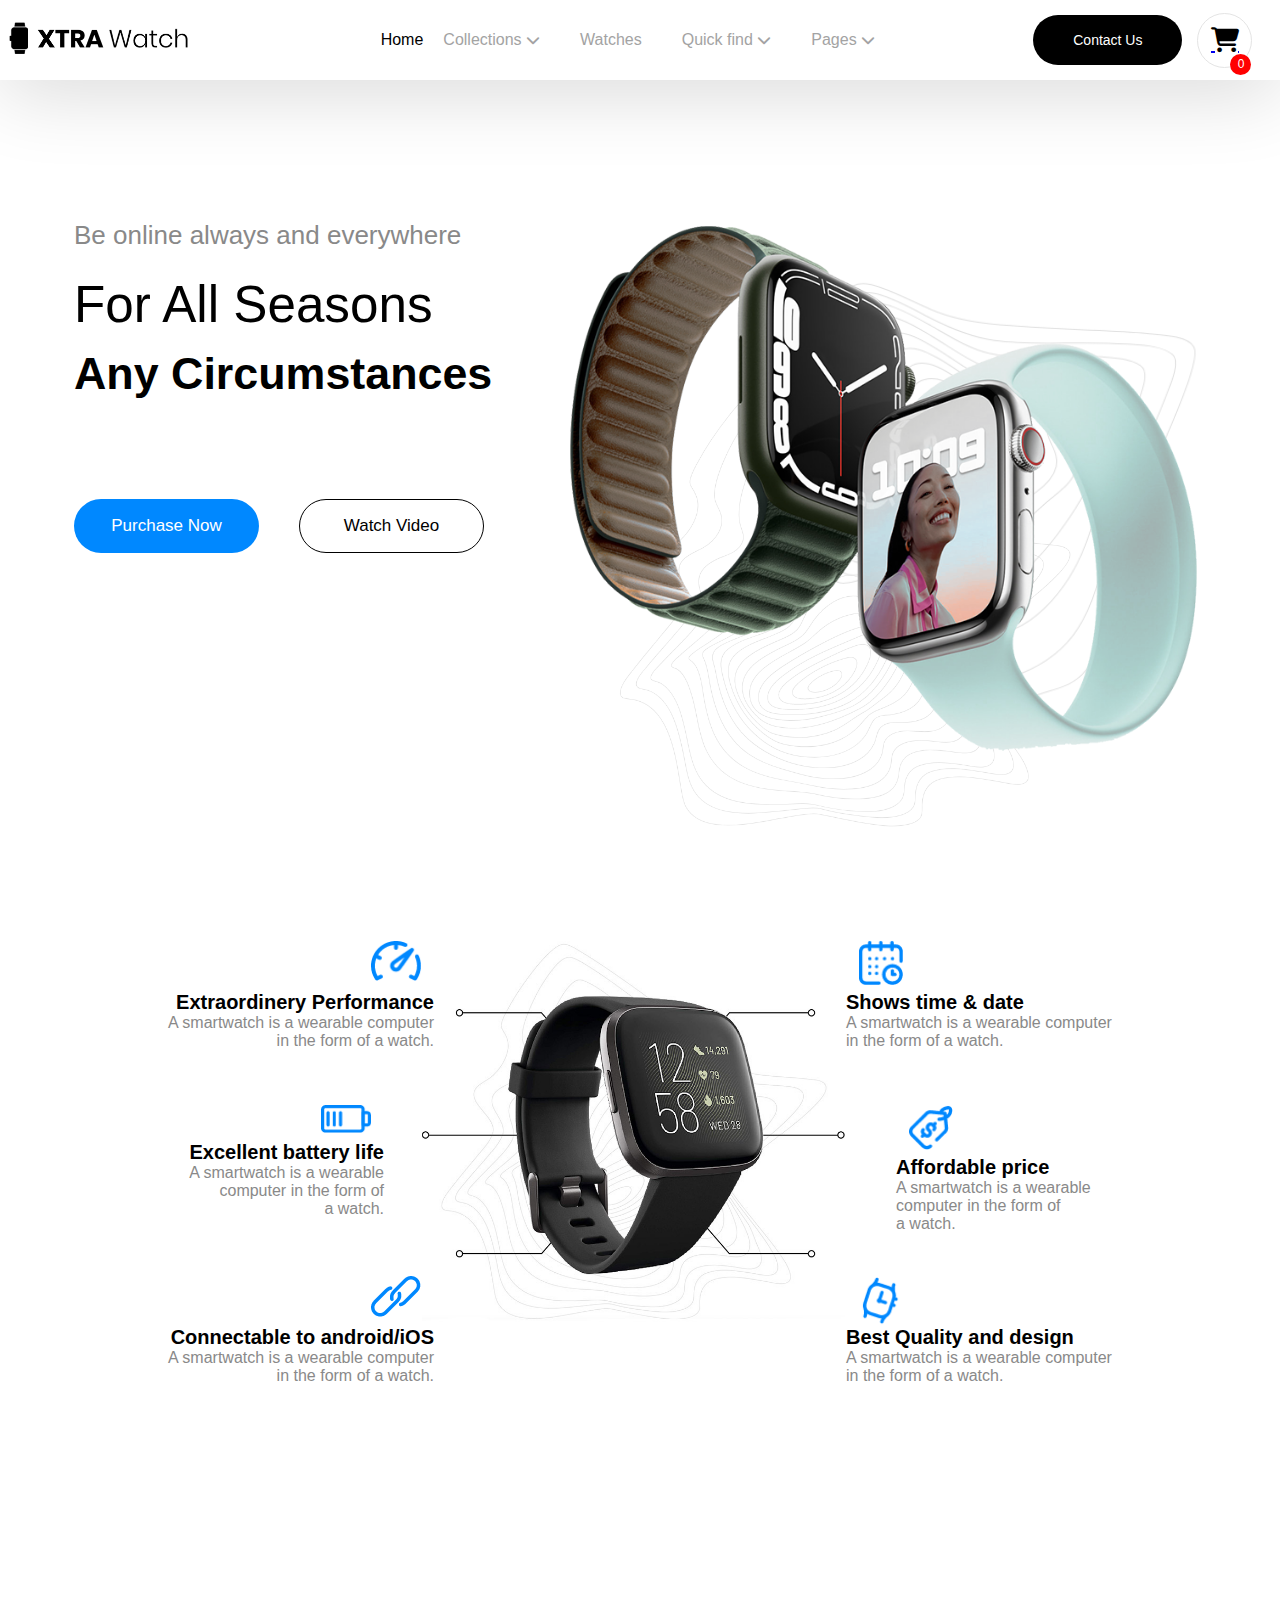
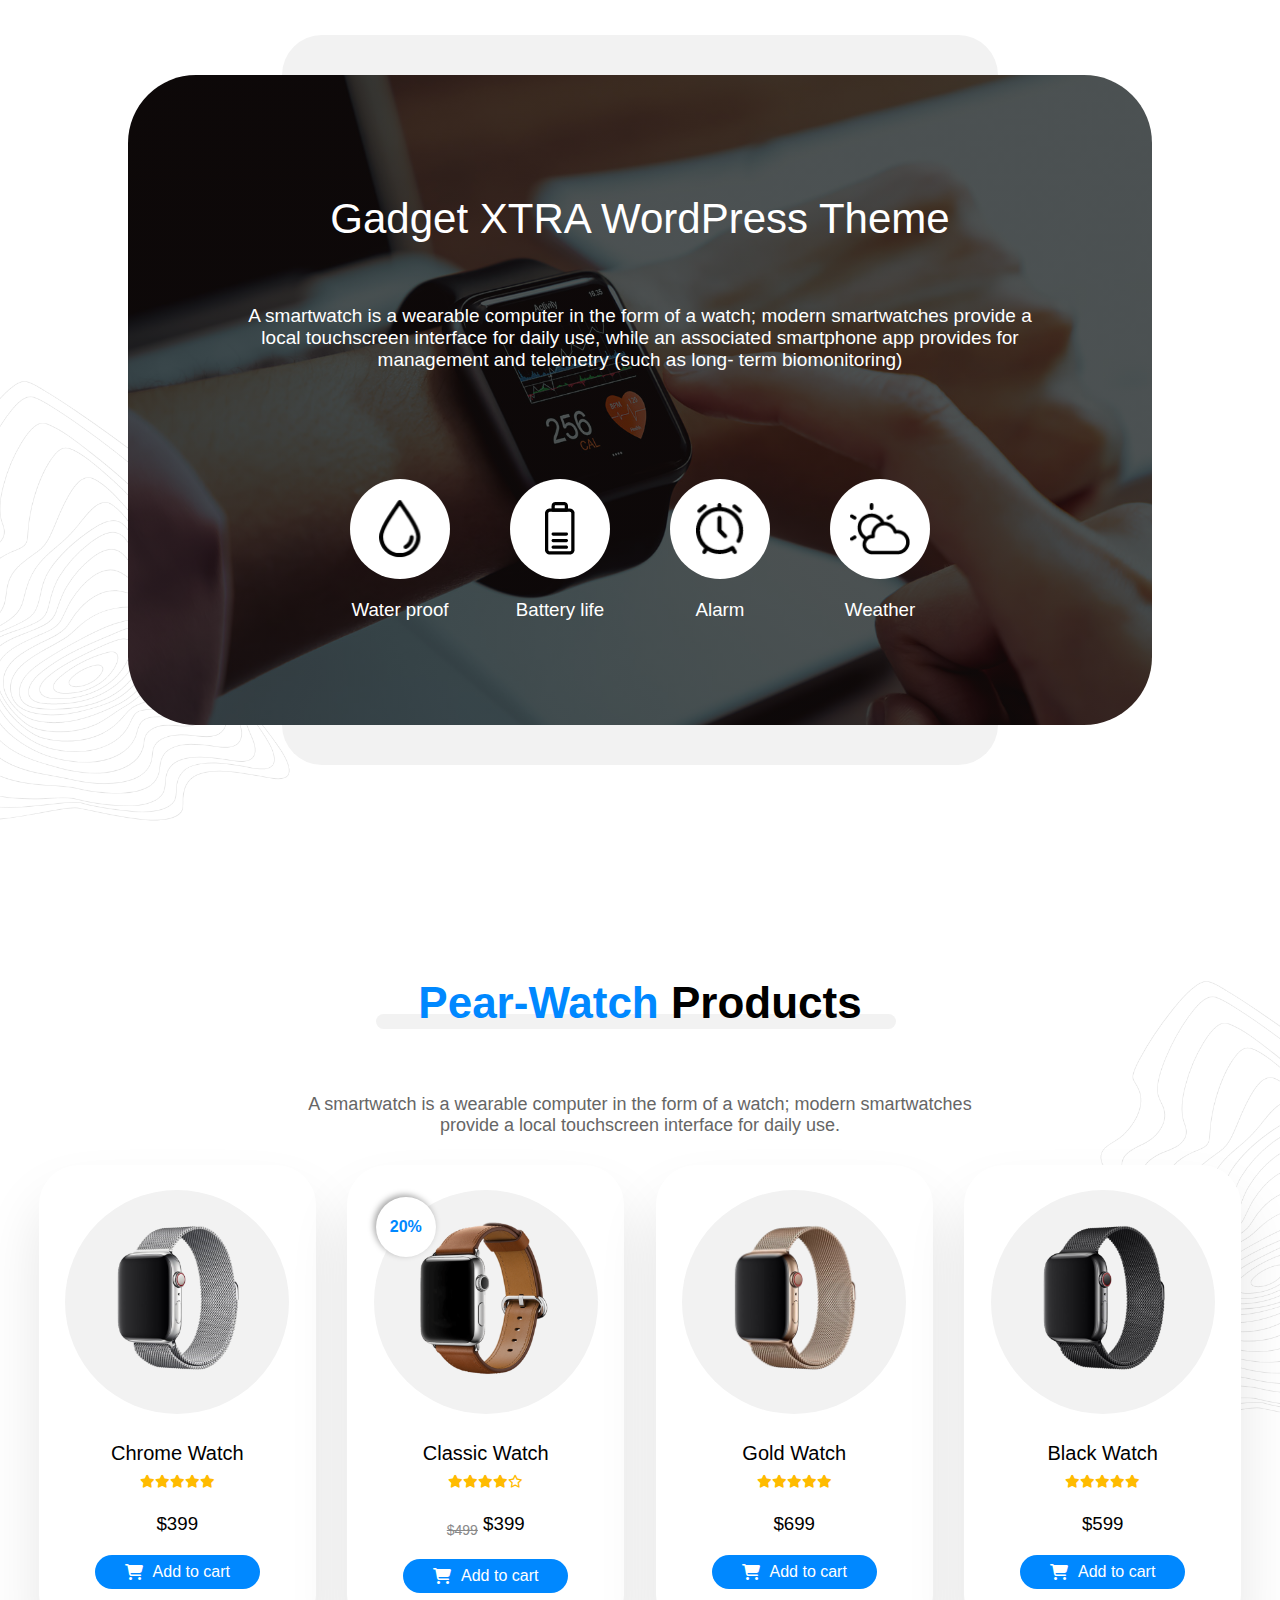
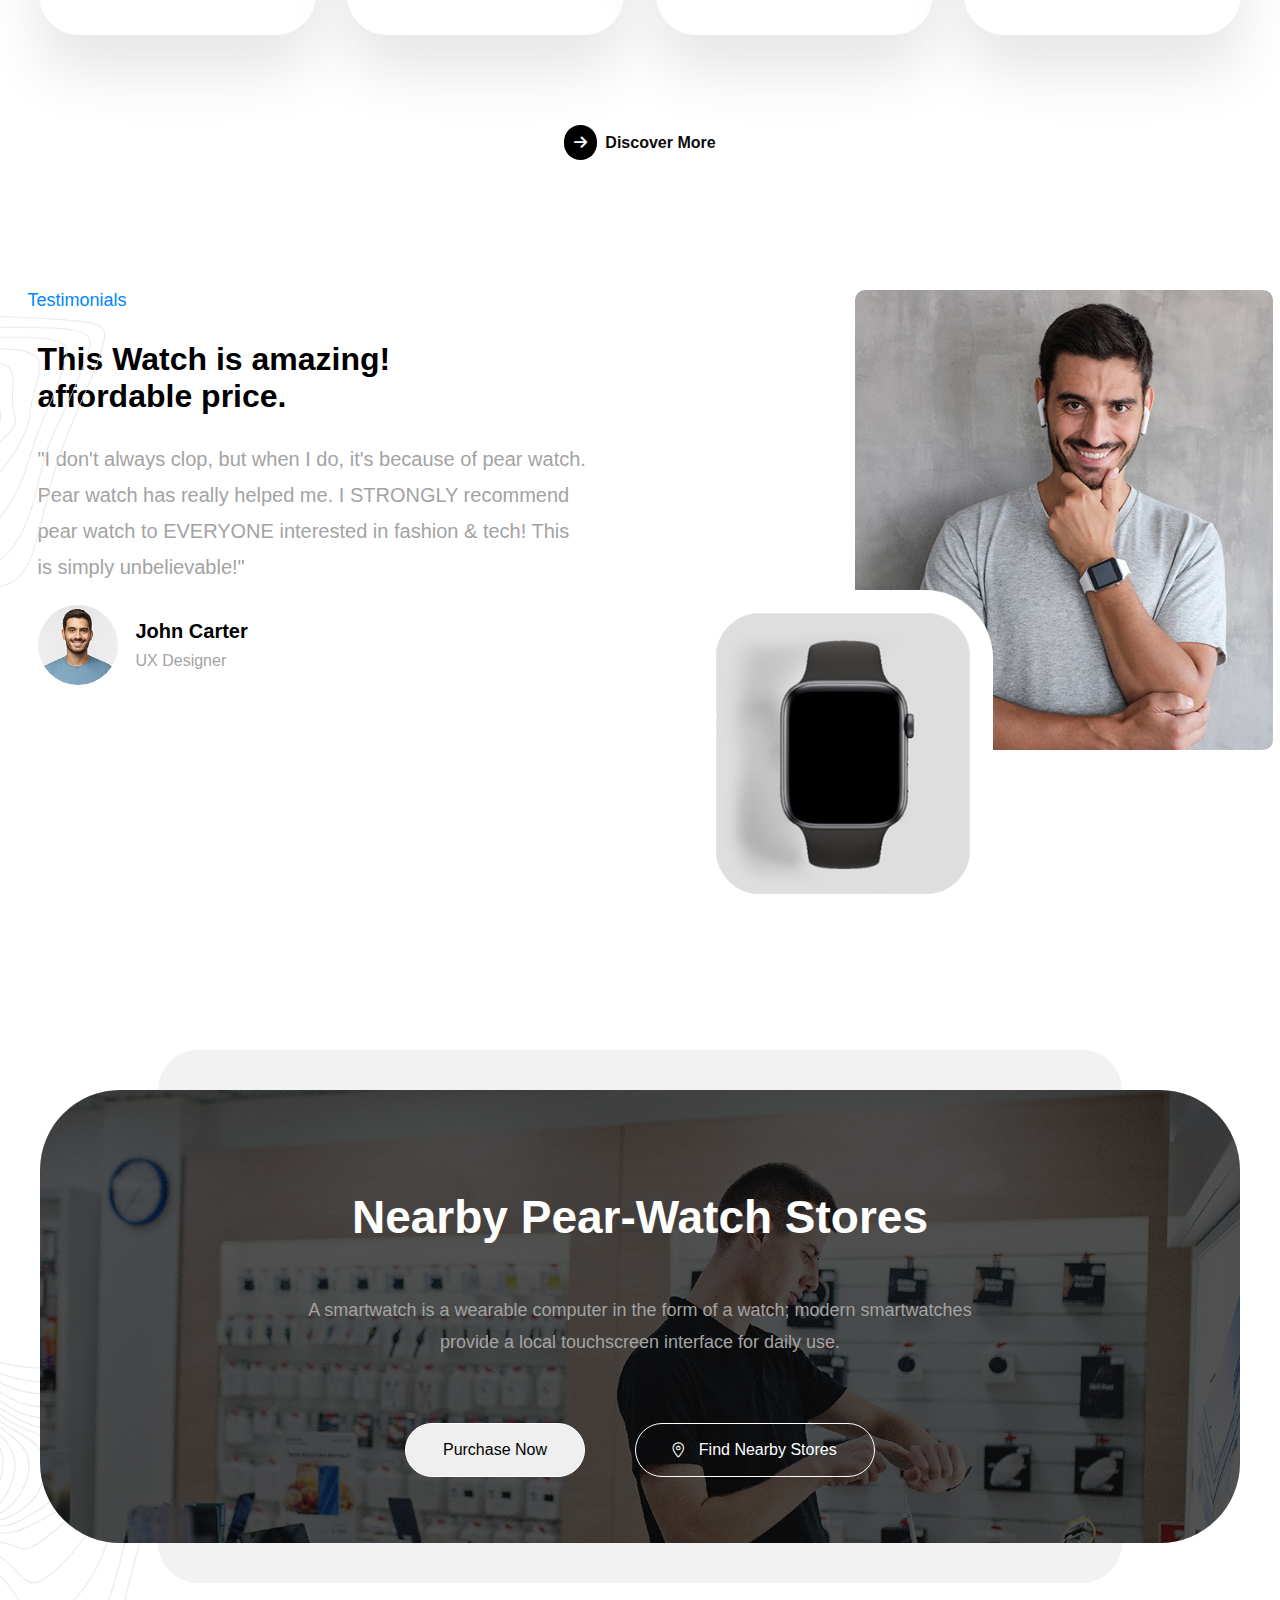
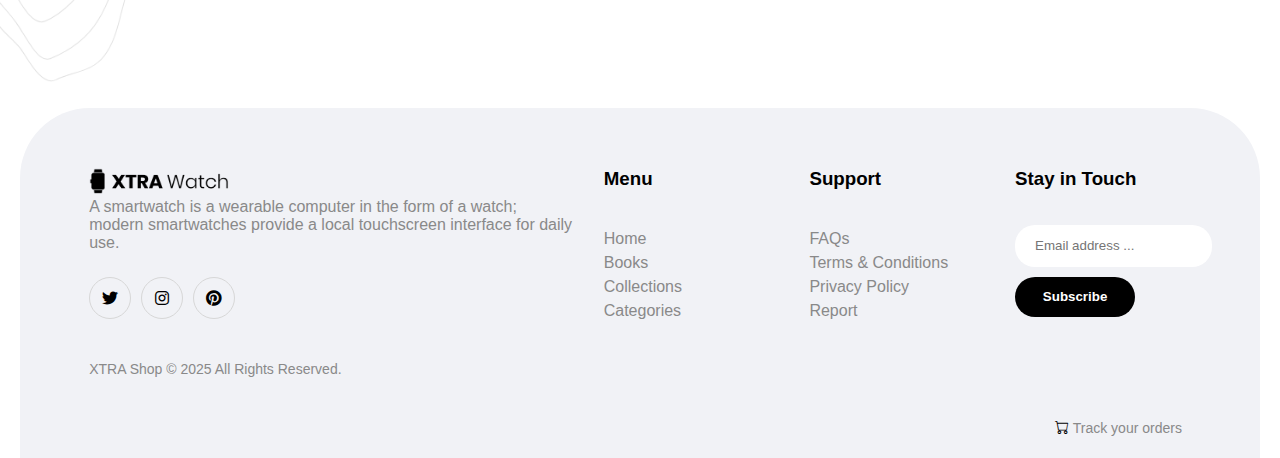
<file: index.html>
<!DOCTYPE html>
<html lang="fa">
  <head>
    <meta charset="UTF-8" />
    <meta name="viewport" content="width=device-width, initial-scale=1.0" />
    <title>Smart Watch</title>
    <link
      rel="stylesheet"
      href="https://cdnjs.cloudflare.com/ajax/libs/font-awesome/6.7.2/css/all.min.css"
    />
    <link
      rel="stylesheet"
      href="https://cdn.jsdelivr.net/npm/bootstrap-icons@1.11.3/font/bootstrap-icons.css"
    />
    <link rel="stylesheet" href="css/style.css" />
  </head>
  <body>
    <div class="container">
      <div class="header-mo">
        <div class="header-home">
          <div class="cart-header">
            <i class="fas fa-shopping-cart"></i>
            <div class="z-cart-header">0</div>
          </div>
          <div class="shopping-cart">
            <div>
              <i class="fas fa-shopping-cart"></i>
              <p>Cart's empty! Let's fill it up!</p>
            </div>
          </div>
          <div class="el-left_header">
            <a href="#">
              <img src="./images/logo-watch-shop.png" alt="xtra watch" />
            </a>
          </div>
          <input type="checkbox" id="toggle" />
          <label for="toggle" class="humber">
            <i class="fas fa-bars"></i>
          </label>
          <div class="ins-humber">
            <div class="ins-humber-left">
              <label for="toggle"></label>
            </div>
            <div class="ins-humber-right">
              <div class="ins-humber-top">
                <a class="a-home-humber" href="./index.html">
                <div class="ins-humber-top-child active-humber">
                  <p>Home</p>
                </div></a>
                <input type="checkbox" id="collections-toggle" hidden />
                <label for="collections-toggle" class="ins-humber-top-child">
                  <p>Collections</p>
                  <i class="fas fa-chevron-down"></i>
                </label>
                <div class="div-collections-humber">
                  <div class="cards-div-collections">
                    <img src="./images/smartwatch-4.png" alt="" />
                    <h3>Modern Watch</h3>
                    <button class="btn-collections">Check Now</button>
                  </div>
                  <div class="cards-div-collections">
                    <img src="./images/smartwatch-1.png" alt="" />
                    <h3>Classic Watch</h3>
                    <button class="btn-collections">Check Now</button>
                  </div>
                  <div class="cards-div-collections">
                    <img src="./images/smartwatch-3.png" alt="" />
                    <h3>Sports Watch</h3>
                    <button class="btn-collections">Check Now</button>
                  </div>
                  <div class="cards-div-collections">
                    <img src="./images/smartwatch.png" alt="" />
                    <h3>Bestsellers</h3>
                    <button class="btn-collections">Check Now</button>
                  </div>
                  <div class="cards-div-collections">
                    <img src="./images/smartwatch-2.png" alt="" />
                    <h3>Custom Watch</h3>
                    <button class="btn-collections">Check Now</button>
                  </div>
                </div>
                <div class="ins-humber-top-child">
                  <p>Watches</p>
                </div>
                <input type="checkbox" id="quick-toggle" hidden />
                <label
                  for="quick-toggle"
                  class="ins-humber-top-child quickfind-header"
                >
                  <p>Quick find</p>
                  <i class="fas fa-chevron-down"></i>
                </label>
                <div class="quickfind-header-child">
                  <input type="checkbox" id="categories-toggle" hidden />
                  <label for="categories-toggle" class="ins-humber-top-child">
                    <p>Categories</p>
                    <i class="fas fa-chevron-down"></i>
                  </label>
                  <div class="a-categories-header">
                    <div>
                      <a href="#">Sports</a>
                    </div>
                    <div>
                      <a href="#">Bestsellers</a>
                    </div>
                    <div>
                      <a href="#">Modern</a>
                    </div>
                    <div>
                      <a href="#">Classic</a>
                    </div>
                    <div>
                      <a href="#">Custom</a>
                    </div>
                    <div>
                      <a href="#">More</a>
                    </div>
                  </div>
                  <input type="checkbox" id="tags-toggle" hidden />
                  <label for="tags-toggle" class="ins-humber-top-child">
                    <p>Tags</p>
                    <i class="fas fa-chevron-down"></i>
                  </label>
                  <div class="a-tags-header">
                    <div>
                      <a href="#">Gold</a>
                    </div>
                    <div>
                      <a href="#">Black</a>
                    </div>
                    <div>
                      <a href="#">Men</a>
                    </div>
                    <div>
                      <a href="#">Red</a>
                    </div>
                    <div>
                      <a href="#">Green</a>
                    </div>
                    <div>
                      <a href="#">Navy</a>
                    </div>
                  </div>
                </div>
                <input type="checkbox" id="pages-toggle" hidden />
                <label
                  for="pages-toggle"
                  class="ins-humber-top-child pages-header"
                >
                  <p>Pages</p>
                  <i class="fas fa-chevron-down"></i>
                </label>
                <div class="a-pages-header">
                  <div>
                    <a href="./blog.html">Blog</a>
                  </div>
                  <div>
                    <a href="./about.html">About</a>
                  </div>
                  <div>
                    <a href="#">FAQ</a>
                  </div>
                  <div>
                    <a href="#">Wishlist</a>
                  </div>
                  <div>
                    <a href="#">My account</a>
                  </div>
                  <div>
                    <a href="#">Tracking orders</a>
                  </div>
                  <div>
                    <a href="#">Items Compare</a>
                  </div>
                  <input type="checkbox" id="dropdown-toggle" hidden />
                  <label for="dropdown-toggle" class="dropdown-header">
                    <p>Dropdown</p>
                    <i class="fas fa-chevron-down"></i>
                  </label>
                  <div class="a-dropdown-header">
                    <div>
                      <a href="#">Submenu 1</a>
                    </div>
                    <div>
                      <a href="#">Submenu 2</a>
                    </div>
                    <div>
                      <a href="#">Submenu 3</a>
                    </div>
                  </div>
                </div>
                <div class="ins-humber-top-child">
                  <p>Buy XTRA Theme</p>
                </div>
              </div>
              <div class="ins-humber-buttom">
                <div class="socialmedia-header">
                  <a href="#" title="Facebook">
                    <div class="facebook">
                      <i class="fab fa-facebook"></i>
                    </div>
                  </a>
                  <a href="#" title="Twitter">
                    <div class="twitter">
                      <i class="fab fa-twitter"></i>
                    </div>
                  </a>
                  <a href="#" title="Instagram">
                    <div class="instagram">
                      <i class="fab fa-instagram"></i>
                    </div>
                  </a>
                </div>
                <p>© Copyright 2025</p>
              </div>
            </div>
          </div>
          <div class="el-center_header">
            <ul class="list-header">
              <li>
                <a class="home-header" href=""><span>Home</span></a>
              </li>
              <li>
                <a class="link-header a-collections" href=""
                  ><span
                    >Collections
                    <i class="fas fa-chevron-down"></i>
                  </span>
                </a>
                <div class="div-collections">
                  <div class="cards-div-collections">
                    <img src="./images/smartwatch-4.png" alt="" />
                    <h3>Modern Watch</h3>
                    <button class="btn-collections">Check Now</button>
                  </div>
                  <div class="cards-div-collections">
                    <img src="./images/smartwatch-1.png" alt="" />
                    <h3>Classic Watch</h3>
                    <button class="btn-collections">Check Now</button>
                  </div>
                  <div class="cards-div-collections">
                    <img src="./images/smartwatch-3.png" alt="" />
                    <h3>Sports Watch</h3>
                    <button class="btn-collections">Check Now</button>
                  </div>
                  <div class="cards-div-collections">
                    <img src="./images/smartwatch.png" alt="" />
                    <h3>Bestsellers</h3>
                    <button class="btn-collections">Check Now</button>
                  </div>
                  <div class="cards-div-collections">
                    <img src="./images/smartwatch-2.png" alt="" />
                    <h3>Custom Watch</h3>
                    <button class="btn-collections">Check Now</button>
                  </div>
                </div>
              </li>
              <li>
                <a class="link-header" href=""><span>Watches</span></a>
              </li>
              <li>
                <a class="link-header a-quickfind" href=""
                  ><span>Quick find <i class="fas fa-chevron-down"></i> </span
                ></a>
                <div class="div-quickfind">
                  <div class="quickfind-child1">
                    <div>Categories</div>
                    <a href="#">Sports</a>
                    <a href="#">Bestsellers</a>
                    <a href="#">Modern</a>
                    <a href="#">Classic</a>
                    <a href="#">Custom</a>
                    <a href="#">More</a>
                  </div>
                  <div class="quickfind-child2">
                    <div>Tags</div>
                    <a href="#">Gold</a>
                    <a href="#">Black</a>
                    <a href="#">Men</a>
                    <a href="#">Red</a>
                    <a href="#">Green</a>
                    <a href="#">Navy</a>
                  </div>
                </div>
              </li>
              <li>
                <a class="link-header a-pages" href=""
                  ><span>Pages <i class="fas fa-chevron-down"></i> </span
                ></a>
                <div class="div-pages">
                  <a class="item-pages" href="./blog.html">Blog</a>
                  <a class="item-pages" href="./about.html">About</a>
                  <a class="item-pages" href="#">FAQ</a>
                  <a class="item-pages" href="#">Wishlist</a>
                  <a class="item-pages" href="#">My account</a>
                  <a class="item-pages" href="#">Tracking orders</a>
                  <a class="item-pages" href="#">Items Compare</a>
                  <a class="item-pages last-item-pages" href="#"
                    >Dropdown <i class="fas fa-chevron-right"></i
                  ></a>
                  <div class="submenues-pages">
                    <a href="#">Submenu 1</a>
                    <a href="#">Submenu 2</a>
                    <a href="#">Submenu 3</a>
                  </div>
                </div>
              </li>
            </ul>
          </div>
          <div class="el-right_header">
            <button class="el-button_header">Contact Us</button>
            <a href="#">
              <div class="portfolio">
                <i class="fas fa-shopping-cart"></i>
                <span class="z-port">0</span>
              </div>
            </a>
          </div>
        </div>
      </div>
      <div class="slid-one">
        <div class="slid-one-left">
          <h4>Be online always and everywhere</h4>
          <h1>For All Seasons</h1>
          <h2>Any Circumstances</h2>
          <div class="slid-one-buttons">
            <button class="purchase-now">Purchase Now</button>
            <button class="watch-video">Watch Video</button>
          </div>
        </div>
        <div class="slid-one-right">
          <img class="img-shape4" src="./images/shape4.png" alt="some lines" />
          <img
            class="img-shape1"
            src="./images/shape1.png"
            alt="anoder lines"
          />
          <img class="slide-2" src="./images/slide-2.png" alt="2 Watches" />
        </div>
      </div>
      <div class="second-slide">
        <div class="second-slide-left">
          <div class="performance">
            <div class="icon-slide2-right">
              <div>
                <img src="./images/dashboard.png" alt="" />
              </div>
            </div>
            <h3>Extraordinery Performance</h3>
            <p>
              A smartwatch is a wearable computer <br />in the form of a watch.
            </p>
          </div>
          <div class="battery">
            <div class="battery-div icon-slide2-right">
              <div>
                <img src="./images/batteryv.png" alt="" />
              </div>
            </div>
            <h3>Excellent battery life</h3>
            <p>
              A smartwatch is a wearable <br />computer in the form of <br />a
              watch.
            </p>
          </div>
          <div class="link">
            <div class="icon-slide2-right">
              <div>
                <img src="./images/link.png" alt="" />
              </div>
            </div>
            <h3>Connectable to android/iOS</h3>
            <p>
              A smartwatch is a wearable computer <br />in the form of a watch.
            </p>
          </div>
        </div>
        <img class="features" src="./images/features.jpg" alt="a watch" />
        <div class="second-slide-right">
          <div class="calender">
            <div class="icon-slide2">
              <div>
                <img src="./images/calendar.png" alt="" />
              </div>
            </div>
            <h3>Shows time & date</h3>
            <p>
              A smartwatch is a wearable computer <br />in the form of a watch.
            </p>
          </div>
          <div class="price">
            <div class="icon-slide2">
              <div>
                <img src="./images/price-tag.png" alt="" />
              </div>
            </div>
            <h3>Affordable price</h3>
            <p>
              A smartwatch is a wearable <br />computer in the form of <br />a
              watch.
            </p>
          </div>
          <div class="watch">
            <div class="icon-slide2">
              <div>
                <img src="./images/smartwatch-app.png" alt="" />
              </div>
            </div>
            <h3>Best Quality and design</h3>
            <p>
              A smartwatch is a wearable computer <br />in the form of a watch.
            </p>
          </div>
        </div>
      </div>
      <!-- slide 3 start -->
      <div class="third-slide">
        <div class="div-img-shape2">
          <img class="img-shape2" src="./images/shape2.png" alt="" />
        </div>
        <div class="top-shadow">
          <div></div>
        </div>
        <div class="img-third-slide">
          <div class="txt-third-slide1">
            <h1>Gadget XTRA WordPress Theme</h1>
          </div>
          <div class="txt-third-slide2">
            <p>
              A smartwatch is a wearable computer in the form of a watch; modern
              smartwatches provide a local touchscreen interface for daily use,
              while an associated smartphone app provides for management and
              telemetry (such as long- term biomonitoring)
            </p>
          </div>
          <div class="txt-third-slide3">
            <div class="circle water-proof">
              <div>
                <img style="width: 42px" src="./images/drop.png" alt="" />
              </div>
              <h3>Water proof</h3>
            </div>
            <div class="circle battery-life">
              <div>
                <img style="width: 30px" src="./images/battery.png" alt="" />
              </div>
              <h3>Battery life</h3>
            </div>
            <div class="circle alarm">
              <div>
                <img style="width: 48px" src="./images/alarm.png" alt="" />
              </div>
              <h3>Alarm</h3>
            </div>
            <div class="circle weather">
              <div>
                <img style="width: 60px" src="./images/cloudy.png" alt="" />
              </div>
              <h3>Weather</h3>
            </div>
          </div>
        </div>
        <div class="bottom-shadow">
          <div></div>
        </div>
        <div class="div-img-shape5">
          <img class="img-shape5" src="./images/shape5.png" alt="" />
        </div>
      </div>
      <!-- slide 4 start -->
      <div class="top-slide-four">
        <div class="div-img-slide4-shape5">
          <img class="img-slide4-shape5" src="./images/shape5.png" alt="" />
        </div>
        <div class="top-slide-four-h">
          <div class="fo-th-middle">
            <div class="fo-th-middle-top">
              <h3><span>Pear-Watch</span> Products</h3>
            </div>
            <div class="fo-th-middle-bottom">
              <span class="fo-th-bgline"></span>
            </div>
          </div>
        </div>
        <div class="top-slide-four-p">
          A smartwatch is a wearable computer in the form of a watch; modern
          smartwatches <br />provide a local touchscreen interface for daily
          use.
        </div>
      </div>
      <div class="main-slide-four">
        <div class="cards-slide-four">
          <div class="top-card-1">
            <div class="over-pic-slide-four">
              <a href="#"><i class="far fa-heart"></i></a>
              <a href="#"><i class="fas fa-random"></i></a>
              <a href="#"><i class="fas fa-search"></i></a>
            </div>
            <img class="img-card-1" src="./images/watch-1-600x600.png" alt="" />
          </div>
          <h2>Chrome Watch</h2>
          <div class="rating-stars">
            <i class="fas fa-star"></i>
            <i class="fas fa-star"></i>
            <i class="fas fa-star"></i>
            <i class="fas fa-star"></i>
            <i class="fas fa-star"></i>
          </div>
          <h3>$399</h3>
          <button class="button-card-4">
            <i class="fas fa-shopping-cart"></i> Add to cart
          </button>
        </div>
        <div class="cards-slide-four">
          <div class="top-card-2">
            <div class="off-cart-2">20%</div>
            <div class="over-pic-slide-four">
              <a href="#"><i class="far fa-heart"></i></a>
              <a href="#"><i class="fas fa-random"></i></a>
              <a href="#"><i class="fas fa-search"></i></a>
            </div>
            <img class="img-card-2" src="./images/watch-2-600x600.png" alt="" />
          </div>
          <h2>Classic Watch</h2>
          <div class="rating-stars">
            <i class="fas fa-star"></i>
            <i class="fas fa-star"></i>
            <i class="fas fa-star"></i>
            <i class="fas fa-star"></i>
            <i class="far fa-star"></i>
          </div>
          <h3>
            <sub><del>$499</del></sub> $399
          </h3>
          <button class="button-card-4">
            <i class="fas fa-shopping-cart"></i> Add to cart
          </button>
        </div>
        <div class="cards-slide-four">
          <div class="top-card-3">
            <div class="over-pic-slide-four">
              <a href="#"><i class="far fa-heart"></i></a>
              <a href="#"><i class="fas fa-random"></i></a>
              <a href="#"><i class="fas fa-search"></i></a>
            </div>
            <img class="img-card-3" src="./images/gold-watch.png" alt="" />
          </div>
          <h2>Gold Watch</h2>
          <div class="rating-stars">
            <i class="fas fa-star"></i>
            <i class="fas fa-star"></i>
            <i class="fas fa-star"></i>
            <i class="fas fa-star"></i>
            <i class="fas fa-star"></i>
          </div>
          <h3>$699</h3>
          <button class="button-card-4">
            <i class="fas fa-shopping-cart"></i> Add to cart
          </button>
        </div>
        <div class="cards-slide-four">
          <div class="top-card-4">
            <div class="over-pic-slide-four">
              <a href="#"><i class="far fa-heart"></i></a>
              <a href="#"><i class="fas fa-random"></i></a>
              <a href="#"><i class="fas fa-search"></i></a>
            </div>
            <img
              class="img-card-4"
              src="./images/black-watch-600x600.png"
              alt="black watch"
            />
          </div>
          <h2>Black Watch</h2>
          <div class="rating-stars">
            <i class="fas fa-star"></i>
            <i class="fas fa-star"></i>
            <i class="fas fa-star"></i>
            <i class="fas fa-star"></i>
            <i class="fas fa-star"></i>
          </div>
          <h3>$599</h3>
          <button class="button-card-4">
            <i class="fas fa-shopping-cart"></i> Add to cart
          </button>
        </div>
      </div>
      <div class="discover">
        <a href="#"
          ><i class="fa-solid fa-arrow-right"></i
          ><strong>Discover More</strong></a
        >
      </div>
      <div class="slide-five">
        <img class="img-slide5-shape1" src="./images/shape1.png" alt="" />
        <div class="slide-five-left">
          <h6>Testimonials</h6>
          <h1>This Watch is amazing! <br />affordable price.</h1>
          <p>
            "I don't always clop, but when I do, it's because of pear watch.
            Pear watch has really helped me. I STRONGLY recommend pear watch to
            EVERYONE interested in fashion & tech! This is simply unbelievable!"
          </p>
          <div class="profile-5">
            <div class="prof-pic">
              <img src="./images/testimonial-3.jpg" alt="a person" />
            </div>
            <div class="prof-txt">
              <h2>John Carter</h2>
              <p>UX Designer</p>
            </div>
          </div>
        </div>
        <div class="slide-five-right">
          <img
            class="img-5-man"
            src="./images/man-airpods.jpg"
            alt="a man with airpods"
          />
          <img
            class="img-5-watch"
            src="./images/watch-front-home.png"
            alt="a watch"
          />
        </div>
      </div>
      <!-- start slide 6 -->
      <div class="slide-6">
        <div class="top-shadow-6">
          <div></div>
          <img class="img-slide6-shape1" src="./images/shape1.png" alt="" />
        </div>
        <div class="img-slide-6">
          <div class="title-slide-6">
            <h1>Nearby Pear-Watch Stores</h1>
          </div>
          <div class="txt-slide-6">
            <p>
              A smartwatch is a wearable computer in the form of a watch; modern
              smartwatches <br />provide a local touchscreen interface for daily
              use.
            </p>
          </div>
          <div class="buttons-slide-6">
            <button class="purchase-now-6">Purchase Now</button>
            <button class="Nearby-store">
              <i class="fas fa-map-marker-alt outline-marker"></i>
              Find Nearby Stores
            </button>
          </div>
        </div>
        <div class="bottom-shadow-6">
          <div></div>
        </div>
      </div>
      <div class="footer-home">
        <div class="footer-home-div">
          <div class="footer-first">
            <img src="./images/logo-watch-shop.png" alt="logo" />
            <p>
              A smartwatch is a wearable computer in the form of a watch; modern
              smartwatches provide a local touchscreen interface for daily use.
            </p>
            <div class="social-media-footer">
              <a href="#" title="Twitter">
                <div class="twitter">
                  <i class="fab fa-twitter"></i>
                </div>
              </a>
              <a href="#" title="Instagram">
                <div class="instagram">
                  <i class="fab fa-instagram"></i>
                </div>
              </a>
              <a href="#" title="Pinterest">
                <div class="pinterest">
                  <i class="fab fa-pinterest"></i>
                </div>
              </a>
            </div>
            <p class="last-txt">XTRA Shop © 2025 All Rights Reserved.</p>
          </div>
          <div class="footer-menu">
            <h3>Menu</h3>
            <ul>
              <li><a href="#">Home</a></li>
              <li><a href="#">Books</a></li>
              <li><a href="#">Collections</a></li>
              <li><a href="#">Categories</a></li>
            </ul>
          </div>
          <div class="footer-support">
            <h3>Support</h3>
            <ul>
              <li><a href="#">FAQs</a></li>
              <li><a href="#">Terms & Conditions </a></li>
              <li><a href="#">Privacy Policy </a></li>
              <li><a href="#">Report</a></li>
            </ul>
          </div>
          <div class="footer-last">
            <h3>Stay in Touch</h3>
            <form class="form-footer">
              <input
                class="enter-email"
                type="text"
                placeholder="Email address ..."
              />
              <input class="subscribe-footer" type="submit" value="Subscribe" />
            </form>
            <p>
              <a href="#">
                <i class="bi bi-cart"></i>
                Track your orders
              </a>
            </p>
          </div>
        </div>
      </div>
    </div>
    <script>
  const toggle = document.getElementById("toggle");

  toggle.addEventListener("change", function () {
    if (this.checked) {
      document.body.classList.add("no-scroll");
    } else {
      document.body.classList.remove("no-scroll");
    }
  });
</script>
  </body>
</html>
</file>
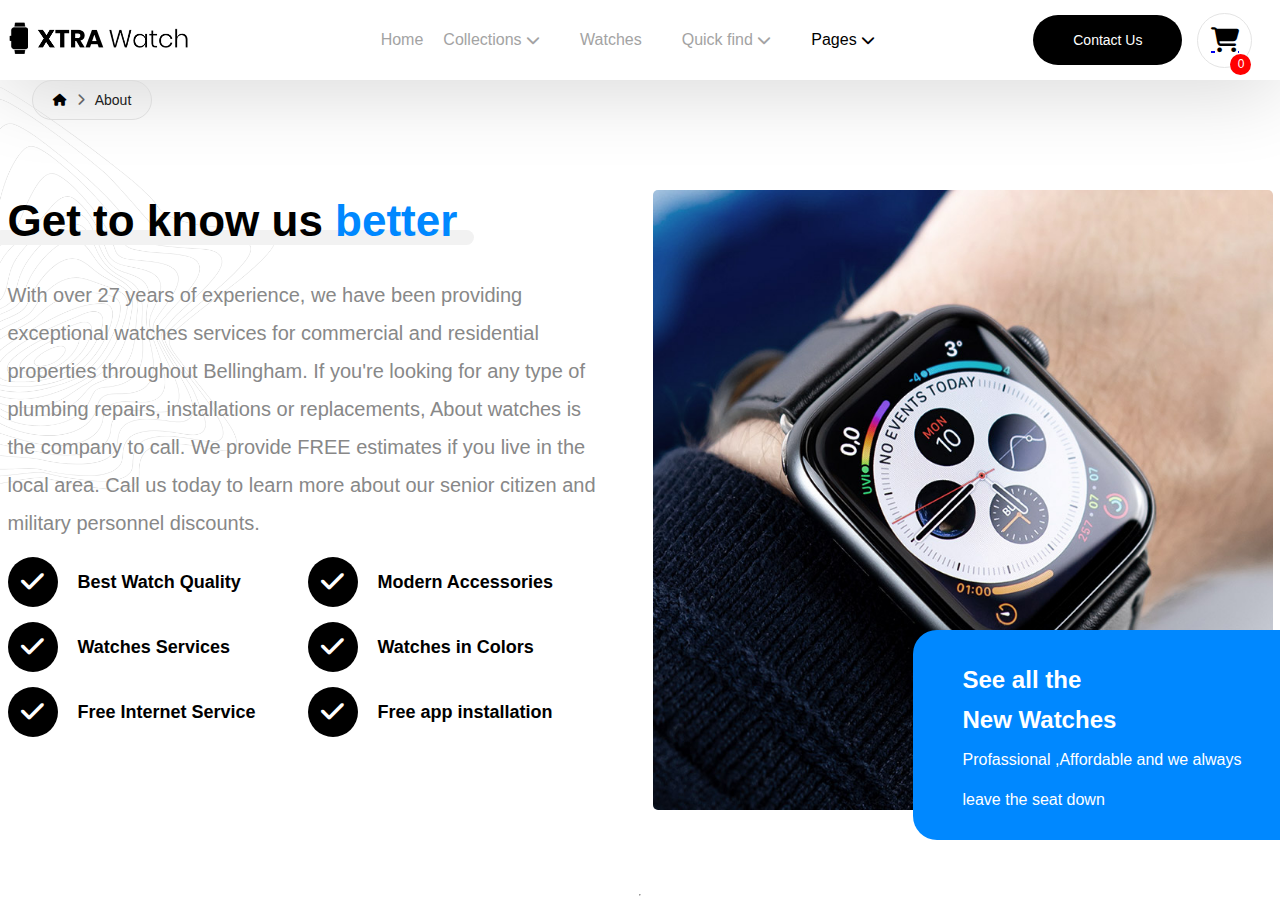
<file: about.html>
<!DOCTYPE html>
<html lang="en">
  <head>
    <meta charset="UTF-8" />
    <meta name="viewport" content="width=device-width, initial-scale=1.0" />
    <title>About</title>
    <link
      rel="stylesheet"
      href="https://cdnjs.cloudflare.com/ajax/libs/font-awesome/6.7.2/css/all.min.css"
    />
    <link
      rel="stylesheet"
      href="https://cdn.jsdelivr.net/npm/bootstrap-icons@1.11.3/font/bootstrap-icons.css"
    />
    <link rel="stylesheet" href="css/style.css" />
  </head>
  <body>
    <div class="container">
      <div class="header-mo">
        <div class="header-home">
          <div class="cart-header">
            <i class="fas fa-shopping-cart"></i>
            <div class="z-cart-header">0</div>
          </div>
          <div class="shopping-cart">
            <div>
              <i class="fas fa-shopping-cart"></i>
              <p>Cart's empty! Let's fill it up!</p>
            </div>
          </div>
          <div class="el-left_header">
            <a href="#">
              <img src="./images/logo-watch-shop.png" alt="xtra watch" />
            </a>
          </div>
          <input type="checkbox" id="toggle" />
          <label for="toggle" class="humber">
            <i class="fas fa-bars"></i>
          </label>
          <div class="ins-humber">
            <div class="ins-humber-left">
              <label for="toggle"></label>
            </div>
            <div class="ins-humber-right">
              <div class="ins-humber-top">
                <a class="a-home-humber" href="./index.html">
                <div class="ins-humber-top-child">
                  <p>Home</p>
                </div></a>
                <input type="checkbox" id="collections-toggle" hidden />
                <label for="collections-toggle" class="ins-humber-top-child">
                  <p>Collections</p>
                  <i class="fas fa-chevron-down"></i>
                </label>
                <div class="div-collections-humber">
                  <div class="cards-div-collections">
                    <img src="./images/smartwatch-4.png" alt="" />
                    <h3>Modern Watch</h3>
                    <button class="btn-collections">Check Now</button>
                  </div>
                  <div class="cards-div-collections">
                    <img src="./images/smartwatch-1.png" alt="" />
                    <h3>Classic Watch</h3>
                    <button class="btn-collections">Check Now</button>
                  </div>
                  <div class="cards-div-collections">
                    <img src="./images/smartwatch-3.png" alt="" />
                    <h3>Sports Watch</h3>
                    <button class="btn-collections">Check Now</button>
                  </div>
                  <div class="cards-div-collections">
                    <img src="./images/smartwatch.png" alt="" />
                    <h3>Bestsellers</h3>
                    <button class="btn-collections">Check Now</button>
                  </div>
                  <div class="cards-div-collections">
                    <img src="./images/smartwatch-2.png" alt="" />
                    <h3>Custom Watch</h3>
                    <button class="btn-collections">Check Now</button>
                  </div>
                </div>
                <div class="ins-humber-top-child">
                  <p>Watches</p>
                </div>
                <input type="checkbox" id="quick-toggle" hidden />
                <label
                  for="quick-toggle"
                  class="ins-humber-top-child quickfind-header"
                >
                  <p>Quick find</p>
                  <i class="fas fa-chevron-down"></i>
                </label>
                <div class="quickfind-header-child">
                  <input type="checkbox" id="categories-toggle" hidden />
                  <label for="categories-toggle" class="ins-humber-top-child">
                    <p>Categories</p>
                    <i class="fas fa-chevron-down"></i>
                  </label>
                  <div class="a-categories-header">
                    <div>
                      <a href="#">Sports</a>
                    </div>
                    <div>
                      <a href="#">Bestsellers</a>
                    </div>
                    <div>
                      <a href="#">Modern</a>
                    </div>
                    <div>
                      <a href="#">Classic</a>
                    </div>
                    <div>
                      <a href="#">Custom</a>
                    </div>
                    <div>
                      <a href="#">More</a>
                    </div>
                  </div>
                  <input type="checkbox" id="tags-toggle" hidden />
                  <label for="tags-toggle" class="ins-humber-top-child">
                    <p>Tags</p>
                    <i class="fas fa-chevron-down"></i>
                  </label>
                  <div class="a-tags-header">
                    <div>
                      <a href="#">Gold</a>
                    </div>
                    <div>
                      <a href="#">Black</a>
                    </div>
                    <div>
                      <a href="#">Men</a>
                    </div>
                    <div>
                      <a href="#">Red</a>
                    </div>
                    <div>
                      <a href="#">Green</a>
                    </div>
                    <div>
                      <a href="#">Navy</a>
                    </div>
                  </div>
                </div>
                <input type="checkbox" id="pages-toggle" hidden />
                <label
                  for="pages-toggle"
                  class="ins-humber-top-child pages-header active-humber"
                >
                  <p>Pages</p>
                  <i class="fas fa-chevron-down"></i>
                </label>
                <div class="a-pages-header">
                  <div>
                    <a href="./blog.html">Blog</a>
                  </div>
                  <div class="active-link-header">
                    <a href="./about.html">About</a>
                  </div>
                  <div>
                    <a href="#">FAQ</a>
                  </div>
                  <div>
                    <a href="#">Wishlist</a>
                  </div>
                  <div>
                    <a href="#">My account</a>
                  </div>
                  <div>
                    <a href="#">Tracking orders</a>
                  </div>
                  <div>
                    <a href="#">Items Compare</a>
                  </div>
                  <input type="checkbox" id="dropdown-toggle" hidden />
                  <label for="dropdown-toggle" class="dropdown-header">
                    <p>Dropdown</p>
                    <i class="fas fa-chevron-down"></i>
                  </label>
                  <div class="a-dropdown-header">
                    <div>
                      <a href="#">Submenu 1</a>
                    </div>
                    <div>
                      <a href="#">Submenu 2</a>
                    </div>
                    <div>
                      <a href="#">Submenu 3</a>
                    </div>
                  </div>
                </div>
                <div class="ins-humber-top-child">
                  <p>Buy XTRA Theme</p>
                </div>
              </div>
              <div class="ins-humber-buttom">
                <div class="socialmedia-header">
                  <a href="#" title="Facebook">
                    <div class="facebook">
                      <i class="fab fa-facebook"></i>
                    </div>
                  </a>
                  <a href="#" title="Twitter">
                    <div class="twitter">
                      <i class="fab fa-twitter"></i>
                    </div>
                  </a>
                  <a href="#" title="Instagram">
                    <div class="instagram">
                      <i class="fab fa-instagram"></i>
                    </div>
                  </a>
                </div>
                <p>© Copyright 2025</p>
              </div>
            </div>
          </div>
          <div class="el-center_header">
            <ul class="list-header">
              <li>
                <a class="home-header-b" href="./index.html"
                  ><span>Home</span></a
                >
              </li>
              <li>
                <a class="link-header a-collections" href=""
                  ><span
                    >Collections
                    <i class="fas fa-chevron-down"></i>
                  </span>
                </a>
                <div class="div-collections">
                  <div class="cards-div-collections">
                    <img src="./images/smartwatch-4.png" alt="" />
                    <h3>Modern Watch</h3>
                    <button class="btn-collections">Check Now</button>
                  </div>
                  <div class="cards-div-collections">
                    <img src="./images/smartwatch-1.png" alt="" />
                    <h3>Classic Watch</h3>
                    <button class="btn-collections">Check Now</button>
                  </div>
                  <div class="cards-div-collections">
                    <img src="./images/smartwatch-3.png" alt="" />
                    <h3>Sports Watch</h3>
                    <button class="btn-collections">Check Now</button>
                  </div>
                  <div class="cards-div-collections">
                    <img src="./images/smartwatch.png" alt="" />
                    <h3>Bestsellers</h3>
                    <button class="btn-collections">Check Now</button>
                  </div>
                  <div class="cards-div-collections">
                    <img src="./images/smartwatch-2.png" alt="" />
                    <h3>Custom Watch</h3>
                    <button class="btn-collections">Check Now</button>
                  </div>
                </div>
              </li>
              <li>
                <a class="link-header" href=""><span>Watches</span></a>
              </li>
              <li>
                <a class="link-header a-quickfind" href=""
                  ><span>Quick find <i class="fas fa-chevron-down"></i> </span
                ></a>
                <div class="div-quickfind">
                  <div class="quickfind-child1">
                    <div>Categories</div>
                    <a href="#">Sports</a>
                    <a href="#">Bestsellers</a>
                    <a href="#">Modern</a>
                    <a href="#">Classic</a>
                    <a href="#">Custom</a>
                    <a href="#">More</a>
                  </div>
                  <div class="quickfind-child2">
                    <div>Tags</div>
                    <a href="#">Gold</a>
                    <a href="#">Black</a>
                    <a href="#">Men</a>
                    <a href="#">Red</a>
                    <a href="#">Green</a>
                    <a href="#">Navy</a>
                  </div>
                </div>
              </li>
              <li>
                <a class="link-header a-pages-b" href=""
                  ><span>Pages <i class="fas fa-chevron-down"></i> </span
                ></a>
                <div class="div-pages">
                  <a class="item-pages" href="./blog.html">Blog</a>
                  <a class="item-pages select-pages" href="./about.html"
                    >About</a
                  >
                  <a class="item-pages" href="#">FAQ</a>
                  <a class="item-pages" href="#">Wishlist</a>
                  <a class="item-pages" href="#">My account</a>
                  <a class="item-pages" href="#">Tracking orders</a>
                  <a class="item-pages" href="#">Items Compare</a>
                  <a class="item-pages last-item-pages" href="#"
                    >Dropdown <i class="fas fa-chevron-right"></i
                  ></a>
                  <div class="submenues-pages">
                    <a href="#">Submenu 1</a>
                    <a href="#">Submenu 2</a>
                    <a href="#">Submenu 3</a>
                  </div>
                </div>
              </li>
            </ul>
          </div>
          <div class="el-right_header">
            <button class="el-button_header">Contact Us</button>
            <a href="#">
              <div class="portfolio">
                <i class="fas fa-shopping-cart"></i>
                <span class="z-port">0</span>
              </div>
            </a>
          </div>
        </div>
      </div>
      <div class="addressing-blog">
        <div>
          <a class="a-addressing" href="./index.html"
            ><i class="fa fa-home"></i
          ></a>
          <i class="fas fa-chevron-right" id="fas-right"></i>
          <span class="span-addressing">About</span>
        </div>
      </div>
      <div class="spacer"></div>
      <div class="slide1-ab">
        <div class="slide1-ab-left">
          <div class="titles-about">
            <div>
              <h3>
                <span>Get to know us</span>
                better
              </h3>
            </div>
            <div class="bg-titles-about">
              <span class="titles-about-bgline"></span>
            </div>
          </div>
          <img src="./images/shape4.png" alt="lines" />
          <p>
            With over 27 years of experience, we have been providing exceptional
            watches services for commercial and residential properties
            throughout Bellingham. If you're looking for any type of plumbing
            repairs, installations or replacements, About watches is the company
            to call. We provide FREE estimates if you live in the local area.
            Call us today to learn more about our senior citizen and military
            personnel discounts.
          </p>
          <div class="end-ab1-left">
            <div class="ab1-left-left">
              <div class="ab1-left-child">
                <div class="circles-ab1-left"><i class="fas fa-check"></i></div>
                <p>Best Watch Quality</p>
              </div>
              <div class="ab1-left-child">
                <div class="circles-ab1-left"><i class="fas fa-check"></i></div>
                <p>Watches Services</p>
              </div>
              <div class="ab1-left-child">
                <div class="circles-ab1-left"><i class="fas fa-check"></i></div>
                <p>Free Internet Service</p>
              </div>
            </div>
            <div class="ab1-left-right">
              <div class="ab1-left-child">
                <div class="circles-ab1-left"><i class="fas fa-check"></i></div>
                <p>Modern Accessories</p>
              </div>
              <div class="ab1-left-child">
                <div class="circles-ab1-left"><i class="fas fa-check"></i></div>
                <p>Watches in Colors</p>
              </div>
              <div class="ab1-left-child">
                <div class="circles-ab1-left"><i class="fas fa-check"></i></div>
                <p>Free app installation</p>
              </div>
            </div>
          </div>
        </div>
        <div class="slide1-ab-right">
          <div class="ab1-right-blue">
            <h2>See all the <br />New Watches</h2>
            <p>Profassional ,Affordable and we always leave the seat down</p>
          </div>
          <img class="ab1-right-img" src="./images/watch-about.jpg" alt="" />
        </div>
      </div>
      <hr />
    </div>
    <script>
      const toggle = document.getElementById("toggle");

      toggle.addEventListener("change", function () {
        if (this.checked) {
          document.body.classList.add("no-scroll");
        } else {
          document.body.classList.remove("no-scroll");
        }
      });
    </script>
  </body>
</html>
</file>
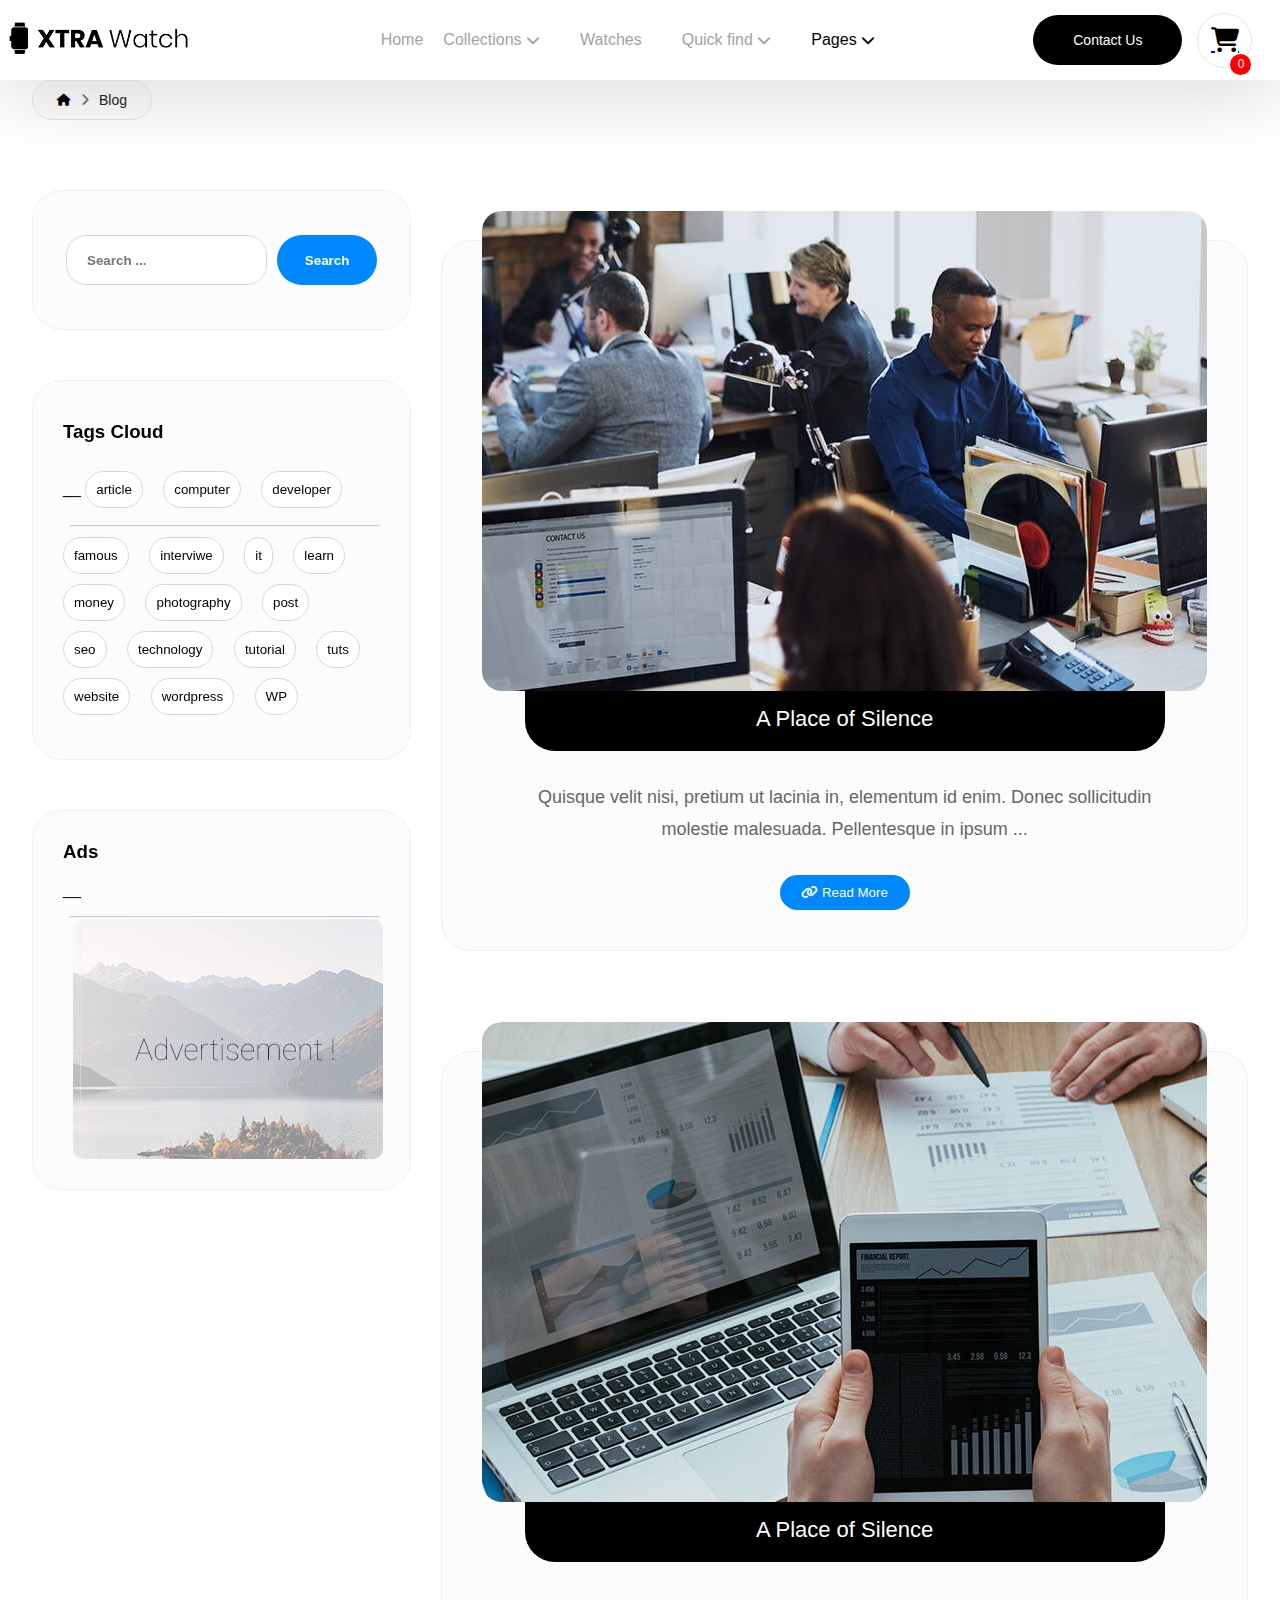
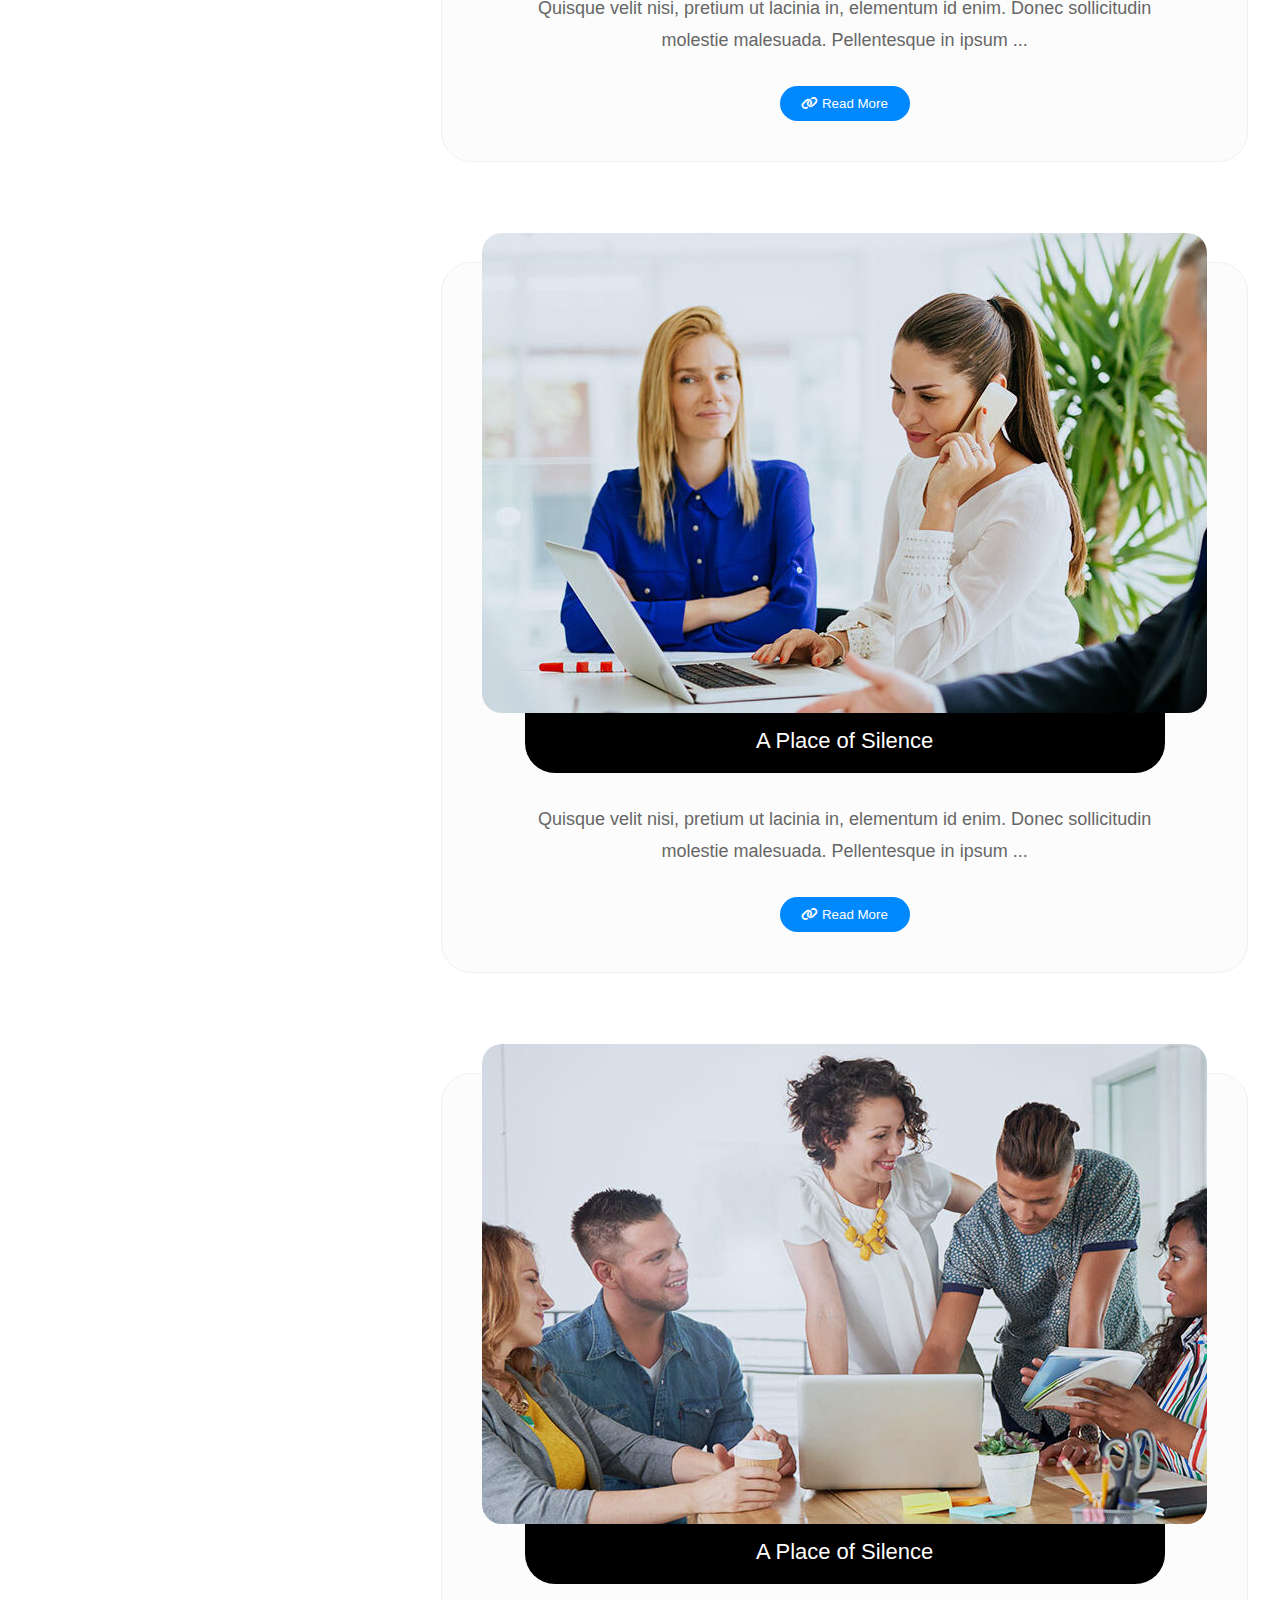
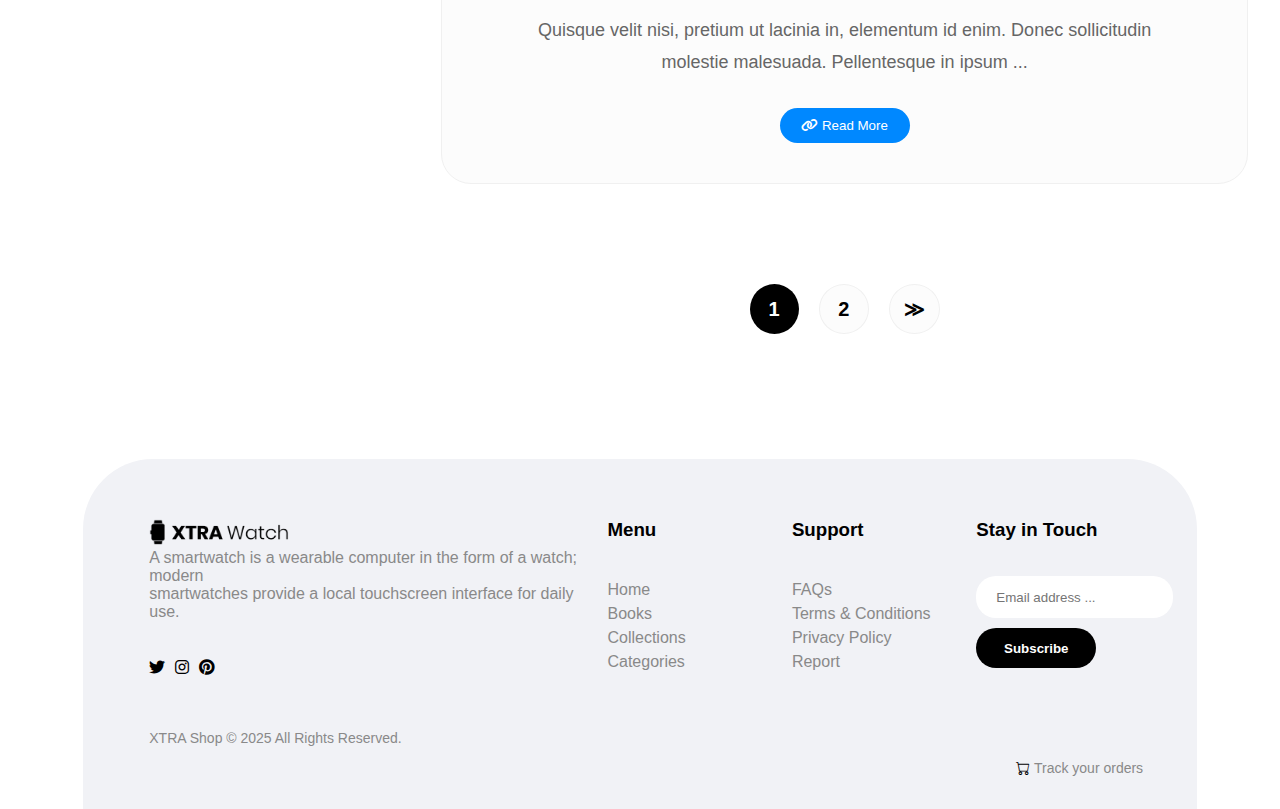
<file: blog.html>
<!DOCTYPE html>
<html lang="en">
  <head>
    <meta charset="UTF-8" />
    <meta name="viewport" content="width=device-width, initial-scale=1.0" />
    <title>Blog</title>
    <link
      rel="stylesheet"
      href="https://cdnjs.cloudflare.com/ajax/libs/font-awesome/6.7.2/css/all.min.css"
    />
    <link
      rel="stylesheet"
      href="https://cdn.jsdelivr.net/npm/bootstrap-icons@1.11.3/font/bootstrap-icons.css"
    />
    <link rel="stylesheet" href="css/style.css" />
  </head>
  <body>
    <div class="container">
      <div class="header-mo">
        <div class="header-home">
          <div class="cart-header">
            <i class="fas fa-shopping-cart"></i>
            <div class="z-cart-header">0</div>
          </div>
          <div class="shopping-cart">
            <div>
              <i class="fas fa-shopping-cart"></i>
              <p>Cart's empty! Let's fill it up!</p>
            </div>
          </div>
          <div class="el-left_header">
            <a href="#">
              <img src="./images/logo-watch-shop.png" alt="xtra watch" />
            </a>
          </div>
          <input type="checkbox" id="toggle" />
          <label for="toggle" class="humber">
            <i class="fas fa-bars"></i>
          </label>
          <div class="ins-humber">
            <div class="ins-humber-left">
              <label for="toggle"></label>
            </div>
            <div class="ins-humber-right">
              <div class="ins-humber-top">
                <a class="a-home-humber" href="./index.html"
                  ><div class="ins-humber-top-child">
                    <p>Home</p>
                  </div></a
                >
                <input type="checkbox" id="collections-toggle" hidden />
                <label for="collections-toggle" class="ins-humber-top-child">
                  <p>Collections</p>
                  <i class="fas fa-chevron-down"></i>
                </label>
                <div class="div-collections-humber">
                  <div class="cards-div-collections">
                    <img src="./images/smartwatch-4.png" alt="" />
                    <h3>Modern Watch</h3>
                    <button class="btn-collections">Check Now</button>
                  </div>
                  <div class="cards-div-collections">
                    <img src="./images/smartwatch-1.png" alt="" />
                    <h3>Classic Watch</h3>
                    <button class="btn-collections">Check Now</button>
                  </div>
                  <div class="cards-div-collections">
                    <img src="./images/smartwatch-3.png" alt="" />
                    <h3>Sports Watch</h3>
                    <button class="btn-collections">Check Now</button>
                  </div>
                  <div class="cards-div-collections">
                    <img src="./images/smartwatch.png" alt="" />
                    <h3>Bestsellers</h3>
                    <button class="btn-collections">Check Now</button>
                  </div>
                  <div class="cards-div-collections">
                    <img src="./images/smartwatch-2.png" alt="" />
                    <h3>Custom Watch</h3>
                    <button class="btn-collections">Check Now</button>
                  </div>
                </div>
                <div class="ins-humber-top-child">
                  <p>Watches</p>
                </div>
                <input type="checkbox" id="quick-toggle" hidden />
                <label
                  for="quick-toggle"
                  class="ins-humber-top-child quickfind-header"
                >
                  <p>Quick find</p>
                  <i class="fas fa-chevron-down"></i>
                </label>
                <div class="quickfind-header-child">
                  <input type="checkbox" id="categories-toggle" hidden />
                  <label for="categories-toggle" class="ins-humber-top-child">
                    <p>Categories</p>
                    <i class="fas fa-chevron-down"></i>
                  </label>
                  <div class="a-categories-header">
                    <div>
                      <a href="#">Sports</a>
                    </div>
                    <div>
                      <a href="#">Bestsellers</a>
                    </div>
                    <div>
                      <a href="#">Modern</a>
                    </div>
                    <div>
                      <a href="#">Classic</a>
                    </div>
                    <div>
                      <a href="#">Custom</a>
                    </div>
                    <div>
                      <a href="#">More</a>
                    </div>
                  </div>
                  <input type="checkbox" id="tags-toggle" hidden />
                  <label for="tags-toggle" class="ins-humber-top-child">
                    <p>Tags</p>
                    <i class="fas fa-chevron-down"></i>
                  </label>
                  <div class="a-tags-header">
                    <div>
                      <a href="#">Gold</a>
                    </div>
                    <div>
                      <a href="#">Black</a>
                    </div>
                    <div>
                      <a href="#">Men</a>
                    </div>
                    <div>
                      <a href="#">Red</a>
                    </div>
                    <div>
                      <a href="#">Green</a>
                    </div>
                    <div>
                      <a href="#">Navy</a>
                    </div>
                  </div>
                </div>
                <input type="checkbox" id="pages-toggle" hidden />
                <label
                  for="pages-toggle"
                  class="ins-humber-top-child pages-header active-humber"
                >
                  <p>Pages</p>
                  <i class="fas fa-chevron-down"></i>
                </label>
                <div class="a-pages-header">
                  <div class="active-link-header">
                    <a href="./blog.html">Blog</a>
                  </div>
                  <div>
                    <a href="./about.html">About</a>
                  </div>
                  <div>
                    <a href="#">FAQ</a>
                  </div>
                  <div>
                    <a href="#">Wishlist</a>
                  </div>
                  <div>
                    <a href="#">My account</a>
                  </div>
                  <div>
                    <a href="#">Tracking orders</a>
                  </div>
                  <div>
                    <a href="#">Items Compare</a>
                  </div>
                  <input type="checkbox" id="dropdown-toggle" hidden />
                  <label for="dropdown-toggle" class="dropdown-header">
                    <p>Dropdown</p>
                    <i class="fas fa-chevron-down"></i>
                  </label>
                  <div class="a-dropdown-header">
                    <div>
                      <a href="#">Submenu 1</a>
                    </div>
                    <div>
                      <a href="#">Submenu 2</a>
                    </div>
                    <div>
                      <a href="#">Submenu 3</a>
                    </div>
                  </div>
                </div>
                <div class="ins-humber-top-child">
                  <p>Buy XTRA Theme</p>
                </div>
              </div>
              <div class="ins-humber-buttom">
                <div class="socialmedia-header">
                  <a href="#" title="Facebook">
                    <div class="facebook">
                      <i class="fab fa-facebook"></i>
                    </div>
                  </a>
                  <a href="#" title="Twitter">
                    <div class="twitter">
                      <i class="fab fa-twitter"></i>
                    </div>
                  </a>
                  <a href="#" title="Instagram">
                    <div class="instagram">
                      <i class="fab fa-instagram"></i>
                    </div>
                  </a>
                </div>
                <p>© Copyright 2025</p>
              </div>
            </div>
          </div>
          <div class="el-center_header">
            <ul class="list-header">
              <li>
                <a class="home-header-b" href="./index.html"
                  ><span>Home</span></a
                >
              </li>
              <li>
                <a class="link-header a-collections" href=""
                  ><span
                    >Collections
                    <i class="fas fa-chevron-down"></i>
                  </span>
                </a>
                <div class="div-collections">
                  <div class="cards-div-collections">
                    <img src="./images/smartwatch-4.png" alt="" />
                    <h3>Modern Watch</h3>
                    <button class="btn-collections">Check Now</button>
                  </div>
                  <div class="cards-div-collections">
                    <img src="./images/smartwatch-1.png" alt="" />
                    <h3>Classic Watch</h3>
                    <button class="btn-collections">Check Now</button>
                  </div>
                  <div class="cards-div-collections">
                    <img src="./images/smartwatch-3.png" alt="" />
                    <h3>Sports Watch</h3>
                    <button class="btn-collections">Check Now</button>
                  </div>
                  <div class="cards-div-collections">
                    <img src="./images/smartwatch.png" alt="" />
                    <h3>Bestsellers</h3>
                    <button class="btn-collections">Check Now</button>
                  </div>
                  <div class="cards-div-collections">
                    <img src="./images/smartwatch-2.png" alt="" />
                    <h3>Custom Watch</h3>
                    <button class="btn-collections">Check Now</button>
                  </div>
                </div>
              </li>
              <li>
                <a class="link-header" href=""><span>Watches</span></a>
              </li>
              <li>
                <a class="link-header a-quickfind" href=""
                  ><span>Quick find <i class="fas fa-chevron-down"></i> </span
                ></a>
                <div class="div-quickfind">
                  <div class="quickfind-child1">
                    <div>Categories</div>
                    <a href="#">Sports</a>
                    <a href="#">Bestsellers</a>
                    <a href="#">Modern</a>
                    <a href="#">Classic</a>
                    <a href="#">Custom</a>
                    <a href="#">More</a>
                  </div>
                  <div class="quickfind-child2">
                    <div>Tags</div>
                    <a href="#">Gold</a>
                    <a href="#">Black</a>
                    <a href="#">Men</a>
                    <a href="#">Red</a>
                    <a href="#">Green</a>
                    <a href="#">Navy</a>
                  </div>
                </div>
              </li>
              <li>
                <a class="link-header a-pages-b" href=""
                  ><span>Pages <i class="fas fa-chevron-down"></i> </span
                ></a>
                <div class="div-pages">
                  <a class="item-pages select-pages" href="#">Blog</a>
                  <a class="item-pages" href="./about.html">About</a>
                  <a class="item-pages" href="#">FAQ</a>
                  <a class="item-pages" href="#">Wishlist</a>
                  <a class="item-pages" href="#">My account</a>
                  <a class="item-pages" href="#">Tracking orders</a>
                  <a class="item-pages" href="#">Items Compare</a>
                  <a class="item-pages last-item-pages" href="#"
                    >Dropdown <i class="fas fa-chevron-right"></i
                  ></a>
                  <div class="submenues-pages">
                    <a href="#">Submenu 1</a>
                    <a href="#">Submenu 2</a>
                    <a href="#">Submenu 3</a>
                  </div>
                </div>
              </li>
            </ul>
          </div>
          <div class="el-right_header">
            <button class="el-button_header">Contact Us</button>
            <a href="#">
              <div class="portfolio">
                <i class="fas fa-shopping-cart"></i>
                <span class="z-port">0</span>
              </div>
            </a>
          </div>
        </div>
      </div>
      <div class="addressing-blog">
        <div>
          <a class="a-addressing" href="./index.html"
            ><i class="fa fa-home"></i
          ></a>
          <i class="fas fa-chevron-right" id="fas-right"></i>
          <span class="span-addressing">Blog</span>
        </div>
      </div>
      <div class="spacer"></div>
      <div class="main-blog">
        <div class="main-blog-left">
          <div class="searh-section">
            <input
              class="searh-section-inp"
              type="text"
              placeholder="Search ..."
            />
            <button class="searh-section-btn">Search</button>
          </div>
          <div class="tags-cloud">
            <h3>Tags Cloud</h3>
            <br />
            <span class="hr-1">__</span>
            <hr class="hr-2" />
            <button>article</button>
            <button>computer</button>
            <button>developer</button>
            <button>famous</button>
            <button>interviwe</button>
            <button>it</button>
            <button>learn</button>
            <button>money</button>
            <button>photography</button>
            <button>post</button>
            <button>seo</button>
            <button>technology</button>
            <button>tutorial</button>
            <button>tuts</button>
            <button>website</button>
            <button>wordpress</button>
            <button>WP</button>
          </div>
          <div class="ads">
            <h3>Ads</h3>
            <br />
            <span class="hr-1">__</span>
            <hr class="hr-2" />
            <a href="#">
              <div class="ads-img"></div>
            </a>
          </div>
        </div>
        <div class="main-blog-right">
          <div class="silence">
            <a class="a-blog-imgs" href="#">
              <div class="img-silence"></div>
            </a>
            <div class="black-silence">A Place of Silence</div>
            <p>
              Quisque velit nisi, pretium ut lacinia in, elementum id enim.
              Donec sollicitudin molestie malesuada. Pellentesque in ipsum ...
            </p>
            <button class="btn-blog">
              <i class="fa fa-link"></i> Read More
            </button>
          </div>
          <div class="logo-blog">
            <a class="a-blog-imgs" href="#">
              <div class="img-logo-blog"></div>
            </a>
            <div class="black-logo-blog">A Place of Silence</div>
            <p>
              Quisque velit nisi, pretium ut lacinia in, elementum id enim.
              Donec sollicitudin molestie malesuada. Pellentesque in ipsum ...
            </p>
            <button class="btn-blog">
              <i class="fa fa-link"></i> Read More
            </button>
          </div>
          <div class="principles-blog">
            <a class="a-blog-imgs" href="#">
              <div class="img-principles-blog"></div>
            </a>
            <div class="black-principles-blog">A Place of Silence</div>
            <p>
              Quisque velit nisi, pretium ut lacinia in, elementum id enim.
              Donec sollicitudin molestie malesuada. Pellentesque in ipsum ...
            </p>
            <button class="btn-blog">
              <i class="fa fa-link"></i> Read More
            </button>
          </div>
          <div class="last-blog">
            <a class="a-blog-imgs" href="#">
              <div class="img-last-blog"></div>
            </a>
            <div class="black-last-blog">A Place of Silence</div>
            <p>
              Quisque velit nisi, pretium ut lacinia in, elementum id enim.
              Donec sollicitudin molestie malesuada. Pellentesque in ipsum ...
            </p>
            <button class="btn-blog">
              <i class="fa fa-link"></i> Read More
            </button>
          </div>
          <div class="blog-right-end">
            <div>
              <div class="circle-blog1">1</div>
              <div class="circle-blog2">2</div>
              <div class="circle-blog3">&Gt;</div>
            </div>
          </div>
        </div>
      </div>
      <div class="footer-home">
        <div class="footer-home-div">
          <div class="footer-first">
            <img src="./images/logo-watch-shop.png" alt="logo" />
            <p>
              A smartwatch is a wearable computer in the form of a watch; modern
              <br />
              smartwatches provide a local touchscreen interface for daily use.
            </p>
            <div class="social-media-footer">
              <a href="#" title="Twitter">
                <div class="twitter-footer">
                  <i class="fab fa-twitter"></i>
                </div>
              </a>
              <a href="#" title="Instagram">
                <div class="instagram-footer">
                  <i class="fab fa-instagram"></i>
                </div>
              </a>
              <a href="#" title="Pinterest">
                <div class="pinterest-footer">
                  <i class="fab fa-pinterest"></i>
                </div>
              </a>
            </div>
            <p class="last-txt">XTRA Shop © 2025 All Rights Reserved.</p>
          </div>
          <div class="footer-menu">
            <h3>Menu</h3>
            <ul>
              <li><a href="#">Home</a></li>
              <li><a href="#">Books</a></li>
              <li><a href="#">Collections</a></li>
              <li><a href="#">Categories</a></li>
            </ul>
          </div>
          <div class="footer-support">
            <h3>Support</h3>
            <ul>
              <li><a href="#">FAQs</a></li>
              <li><a href="#">Terms & Conditions </a></li>
              <li><a href="#">Privacy Policy </a></li>
              <li><a href="#">Report</a></li>
            </ul>
          </div>
          <div class="footer-last">
            <h3>Stay in Touch</h3>
            <form>
              <input
                class="enter-email"
                type="text"
                placeholder="Email address ..."
              />
              <input class="subscribe-footer" type="submit" value="Subscribe" />
            </form>
            <p>
              <a href="#">
                <i class="bi bi-cart"></i>
                Track your orders
              </a>
            </p>
          </div>
        </div>
      </div>
    </div>
    <script>
      const toggle = document.getElementById("toggle");

      toggle.addEventListener("change", function () {
        if (this.checked) {
          document.body.classList.add("no-scroll");
        } else {
          document.body.classList.remove("no-scroll");
        }
      });
    </script>
  </body>
</html>
</file>
<file: css/style.css>
* {
    margin: 0;
    padding: 0;
    box-sizing: border-box;
}
@import url('https://fonts.googleapis.com/css2?family=Poppins&display=swap');

@keyframes spin {
    0% {
        transform: rotateY(0deg);
    }

    100% {
        transform: rotateY(360deg);
    }
}
@keyframes blink{
    0%, 100%{
        opacity: 1;
    }
    50%{
        opacity: 0;
    }
}
html{
    scrollbar-width: none;
}
body {
    font-family: 'Poppins', sans-serif;
    overflow-x: hidden;
    overflow-y: auto;
}
.container{
    width: 100%;
    display: flex;
    flex-direction: column;
    align-items: center;
}
.header-mo{
    width: 100%;
    display: flex;
    justify-content: center;
    box-shadow: 0px 10px 80px #d7d7d7;
}
.cart-header{
    height: 40px;
    width: 40px;
    background-color: #000;
    justify-content: center;
    align-items: center;
    border-radius: 100%;
    display: none;
    position: relative;
    cursor: pointer;
}
.cart-header i{
    color: #fff;
    font-size: 18px;
}
.z-cart-header{
    height: 25px;
    width: 25px;
    border-radius: 100%;
    background-color: #08f;
    font-size: 14px;
    color: #fff;
    display: flex;
    justify-content: center;
    align-items: center;
    position: absolute;
    top: -18px;
    right: -5px;
}
.shopping-cart{
    height: 170px;
    width: 360px;
    background-color: #fff;
    border-radius: 5px;
    position: absolute;
    top: 70px;
    left: 40px;
    border: 1px solid #000;
    padding: 20px;
    z-index: 100;
    display: none;
    transition: 0.3s ease-in-out;
}
.cart-header:hover + .shopping-cart , .shopping-cart:hover{
    display: block;
    transition: 0.3s ease-in-out;
}
.shopping-cart div{
    width: 100%;
    height: 100%;
    border: 1px solid #a3a3a3;
    display: flex;
    gap: 10px;
    flex-direction: column;
    align-items: center;
}
.shopping-cart div i{
    color: #898989;
    margin-top: 30px;
    font-size: 50px;
}
#toggle{
    display: none;
}
.humber{
    height: 40px;
    width: 40px;
    background-color: #000;
    justify-content: center;
    align-items: center;
    border-radius: 100%;
    display: none;
    cursor:pointer;
}
.fa-bars{
    color: #fff !important;
    font-size: 20px !important;
}
.ins-humber{
    /* position: absolute; */
    position: fixed;
    display: none;
    align-items: stretch;
    height: 100%;
    max-height: 1900px;
    width: 100%;
    left: 0;
    bottom: 0 !important;
    z-index: 101;
    overflow-y: scroll;
    scrollbar-width: none;
}
#toggle:checked ~ .ins-humber{
    display: flex;
}
.ins-humber-left{
    width: 40%;
    opacity: 0.6;
    background-color: #000; 
}
.ins-humber-left label{
    display: block;
    width: 100%;
    height: 100%;
}
.ins-humber-right{
    width: 60%;
    background-color: #000;
    display: flex;
    padding: 30px;
    flex-direction: column;
    justify-content: space-between;
    pointer-events: none;
    z-index: 1;
    overflow-y: scroll;
    scrollbar-width: none;
}
.no-scroll {
  position: fixed;
  width: 100%;
  overflow: hidden;
}
.ins-humber-right * {
    pointer-events: all;
}
.ins-humber-top{
    display: flex;
    gap: 5px;
    flex-direction: column;
    width: 100%;
    height: max-content;
}
.ins-humber-top-child{
    display: flex;
    justify-content: space-between;
    align-items: center;
    padding: 20px;
    font-size: 16px;
    font-weight: 700;
    height: 50px;
    width: 100%;
    color: #ddd;
}
.ins-humber-top-child:hover{
    background-color: #fff;
    color: #000;
    border-radius: 80px;
}
.ins-humber-top-child:hover i{
    color: #000;
}
.ins-humber-top-child i{
    color: #ddd;
    font-size: 14px;
}
.active-humber i{
    color: #000 !important;
}
.active-humber{
    background-color: #fff;
    color: #000;
    border-radius: 80px;
}
.socialmedia-header{
    display: flex;
    justify-content: center;
}
.socialmedia-header a{
    text-decoration: none;
}
.socialmedia-header div{
    background-color: #0b161f;
    color: #fff;
}
.ins-humber-buttom{
    display: flex;
    flex-direction: column;
    align-items: center;
    gap: 20px;
}
.ins-humber-buttom p{
    color: #ddd;
}
.div-collections-humber{
    display: flex;
    flex-direction: column;
    align-items: center;
    gap: 20px;
    padding-bottom: 20px;
}
.quickfind-header-child , .div-collections-humber{
    display: none;
}
#quick-toggle:checked ~ .quickfind-header-child ,
#collections-toggle:checked ~ .div-collections-humber{
    display: flex;
    flex-direction: column;
}
.quickfind-header-child label:hover{
    background-color: #000;
    color: #fff;
}
.quickfind-header-child label:hover i{
    color: #fff;
}
.a-categories-header , .a-tags-header , .a-pages-header , .a-dropdown-header{
    display:none;
    flex-direction: column;
    padding-left: 20px;
}
.dropdown-header{
    display: flex;
    justify-content: space-between;
}
.a-categories-header div , .a-tags-header div , .a-pages-header div , .dropdown-header p , .a-dropdown-header div{
    height: 30px;
    transition: all 0.3s ease;
}
.active-link-header{
    padding-left: 20px;
}
.a-dropdown-header{
    height: 90px !important;
    padding-left: 0 !important;
}
.a-categories-header div a , .a-tags-header div a , .a-pages-header div a , .dropdown-header p , .dropdown-header i , .a-home-humber{
    text-decoration: none;
    color: #888;
}
.a-categories-header div:hover , .a-tags-header div:hover , .a-pages-header div:hover , .dropdown-header p:hover{
    transition: all 0.3s ease;
    padding-left: 20px;
    cursor: pointer;
}
#categories-toggle:checked ~ .a-categories-header ,
#tags-toggle:checked ~ .a-tags-header ,
#pages-toggle:checked ~ .a-pages-header ,
#dropdown-toggle:checked ~ .a-dropdown-header{
    display: flex;
}
#dropdown-toggle:checked ~ .dropdown-header p{
    padding-left: 20px;
}
.header-home {
    width: 1265px;
    display: flex;
    justify-content: space-between;
    align-items: center;
}
.list-header {
    display: flex;
    list-style-type: none;
    justify-content: space-between;
    max-width: 100%;
    padding: 0 20px;
}
.list-header li a {
    text-decoration: none;
    font-size: 16px;
    color: #a3a3a3;
    font-weight: 500;
}
/* blog */
.home-header-b:hover span{
    border-top: 1px solid #e4e4e4 !important;
    border-bottom: 1px solid #e4e4e4 !important;
    color: #000;
    padding: 18px 0;
    transition: 0.3s;
}
.a-pages-b span{
    color: #000;
}
.a-pages-b span:hover{
    border-top: 1px solid #e4e4e4 !important;
    border-bottom: 1px solid #e4e4e4 !important;
    padding: 18px 0;
    transition: 0.3s;
}
.a-pages-b span i{
    color: #000 !important;
}
.a-pages-b:hover + .div-pages , .div-pages:hover{
    opacity: 1;
    visibility: visible;
}
/* end blog */
.el-button_header {
    background-color: #000;
    color: #fff;
    height: max-content;
    border-radius: 50px;
    padding: 17px 40px;
    align-self: center;
    font-size: 14px;
    cursor: pointer;
    border: none;
}
.el-button_header:hover {
    background-color: #08f;
    border: none;
    transition: 0.5s;
}
.el-left_header img {
    height: auto;
    width: 185px;
    margin-right: 50px;
}
.home-header {
    color: #000 !important;
}
.home-header:hover {
    border-top: 1px solid #e4e4e4;
    border-bottom: 1px solid #e4e4e4;
    padding: 18px 0;
    transition: 0.3s;
}
.link-header {
    margin: 0px 20px;
    padding: 10px 0px 15px;
}
.link-header span i{
  color: #a3a3a3;
  font-size: 14px;  
}
.link-header:hover span i{
    color: #000;
    transition: 0.3s;
}
.link-header:hover span{
    border-top: 1px solid #e4e4e4;
    border-bottom: 1px solid #e4e4e4;
    color: #000;
    padding: 18px 0;
    transition: 0.3s;
}
.el-right_header {
    display: flex;
    justify-content: space-between;
    align-items: center;
    gap: 15px;
    margin-right: 20px;
    height: 80px;
}
.portfolio {
    display: flex;
    justify-content: center;
    align-items: center;
    width: 55px;
    height: 55px;
    border: 1px solid #e4e4e4;
    border-radius: 100%;
    position: relative;
}
.fas {
    font-size: 25px;
    color: #000;
}
.z-port {
    background-color: red;
    color: #fff;
    margin-bottom: 0;
    position: absolute;
    display: flex;
    justify-content: center;
    align-items: center;
    border-radius: 100%;
    font-size: 12px;
    top: 40px;
    right: 0px;
    width: 21px;
    height: 21px;
}
.div-collections{
    position: fixed;
    display: flex;
    justify-content: space-evenly;
    z-index: 100;
    width: 1265px;
    height: 320px;
    background-color: #000;
    border-radius: 20px;
    margin-top: 20px;
    left:50%;
    transform: translateX(-50%) translateY(0px);
    visibility: hidden;
    transition: all 0.4s ease-in-out;
    opacity: 0;
}
.div-collections:hover{
    visibility: visible;
    opacity: 1;
}
.cards-div-collections{
    display: flex;
    flex-direction: column;
    align-items: center;
    background-color: #fff;
    border-radius: 20px;
    height: 230px;
    width: 220px;
    margin-top: 30px;
}
.cards-div-collections:hover{
    transform: scale(1.08);
    z-index: 1;
}
.cards-div-collections:hover h3{
    color: #08f;
}
.cards-div-collections:hover img , .cards-div-collections:hover h3{
    animation: blink 0.3s 2;
}
.cards-div-collections img{
    height: auto;
    width: 80px;
    margin-top: 38px
}
.cards-div-collections h3{
    margin-top: 20px;
    font-size: 17px;
    font-weight: 800;
}
.btn-collections{
    margin-top: 50px;
    width: 130px;
    padding-top: 12px;
    padding-bottom: 12px;
    border: none;
    border-radius: 20px;
    background-color: #08f;
    font-size: 12px;
    color: #fff;
    font-weight: 900;
}
.btn-collections:hover{
    background-color: #202020;
}
.a-collections:hover + .div-collections{
    visibility: visible;
    opacity: 1;
}
.div-quickfind , .div-pages , .submenues-pages{
    display: flex;
    position: fixed;
    background-color: #000;
    height: 300px;
    width: 420px;
    margin-left: 22px;
    margin-top: 20px;
    z-index: 100;
    border-radius: 10px;
    opacity: 0;
    transition: all 0.4s ease-in-out;
    visibility: hidden;
}
.a-quickfind:hover + .div-quickfind , .div-quickfind:hover{
    opacity: 1;
    visibility: visible;
}
.quickfind-child1{
    width: 220px;
    height: 100%;
    display: flex;
    flex-direction: column;
}
.quickfind-child1 div , .quickfind-child2 div{
    height: 80px;
    padding-top: 38px;
    color: #fff;
    font-size: 18px;
    font-weight: 700;
    padding-left: 20px;
    margin-bottom: 10px;
}
.quickfind-child2{
    height: 100%;
    display: flex;
    flex-direction: column;
}
.quickfind-child1 a , .quickfind-child2 a{
    color: #c7c7c7 !important;
    height: 33px;
    padding-left: 26px;
    font-size: 20px;
    transition: all 0.1s ease-in-out;
}
.quickfind-child1 a:hover , .quickfind-child2 a:hover{
    border-left: 5px solid #efefef !important;
    color: #efefef !important;
}
.div-pages{
    width: 200px !important;
    padding-top: 15px;
    flex-direction: column;
}
.a-pages:hover + .div-pages , .div-pages:hover{
    opacity: 1;
    visibility: visible;
}
.item-pages , .submenues-pages a{
    color: #c7c7c7 !important;
    height: 33px;
    padding-left: 26px;
    font-size: 20px;
    transition: all 0.1s ease-in-out; 
    font-size: 22px;
    display: flex;
    align-items: center;
}
.item-pages i{
    color: #c7c7c7 !important;
    margin-left: 60px;
    font-size: 14px;
    margin-top: 4px;
}
.item-pages:hover , .submenues-pages a:hover{
    color: #efefef !important;
    border-left: 5px solid #efefef ;
}
.select-pages{
    color: #efefef !important;
    border-left: 5px solid #efefef ;
}
.submenues-pages{
    margin-left: 200px !important;
    margin-top: 240px !important;
    height: 130px !important;
    width: 200px !important;
    flex-direction: column;
    padding-top: 15px;
}
.last-item-pages:hover + .submenues-pages , .submenues-pages:hover{
    opacity: 1;
    visibility: visible;
}
.slid-one {
    max-width: 1265px;
    width: 90%;
    display: flex;
    margin-top: 100px;
    height: max-content;
}
.slid-one-left {
    width: 48%;
    padding-left: 10px;
}
.slid-one-left h4 {
    margin-top: 40px;
    color: #898989;
    font-size: clamp(14px, 2.5vw, 26px);
    font-weight: 400;
}
.slid-one-left h1 {
    margin-top: 24px;
    font-size: clamp(35px, 4vw, 60px);
    font-weight: 300;
    font-family: 'Segoe UI', Tahoma, Geneva, Verdana, sans-serif;
}
.slid-one-left h2 {
    margin-top: 14px;
    font-size: clamp(30px, 3.5vw, 52px );
    font-weight: 900;
    font-family: Arial, Helvetica, sans-serif;
}
.slid-one-right {
    position: relative;
    width: 52%;
    height: fit-content;
    top: -50px;
}
.slid-one-buttons {
    display: flex;
    gap: 40px;
}
.slid-one-buttons button {
    width: 185px;
    height: 54px;
    border-radius: 50px;
    font-size: 17px;
    cursor: pointer;
    margin-top: 100px;
}
.purchase-now {
    background-color: #08f;
    border: none;
    color: #fff;
}
.purchase-now:hover {
    background-color: #000;
    transition: 0.8s;
}
.watch-video {
    background-color: #fff;
    border: 1px solid black;
    color: #000;
    font-weight: 520;
}
.watch-video:hover {
    background-color: #08f;
    border: none;
    transition: 0.8s;
    color: #fff;
}
.img-shape4 {
    height: auto;
    max-width: 500px;
    width: 100%;
    margin-top: 240px;
    margin-left: -20px;
}
.img-shape1 {
    height: auto;
    max-width: 600px;
    width: 100%;
    position: absolute;
    right: -90px;
    top: 30px;
}
.slide-2 {
    position: absolute;
    right: 10px;
    top: 75px;
    height: auto;
    max-width: 645px;
    width: 110%;
}
/* start slide 2  */
.second-slide {
    position: relative;
    display: flex;
    width: 100%;
    height: 500px;
    perspective: 1000px;
    justify-content: space-between;
}
.second-slide-left , .second-slide-right{
    height: 100%;
    width: 30%;
    position: relative;
}
.features {
    position: absolute;
    max-width: 583px;
    min-width: 380px;
    width: 33%;
    left: 33%;
}
.performance {
    position: absolute;
    text-align: right;
    height: 33%;
    width: 100%;
    right: -50px;
    z-index: 3;
}
.battery {
    position: absolute;
    text-align: right;
    height: 33%;
    top: 30%;
    width: 100%;
    z-index: 3;
}
.link {
    position: absolute;
    height: 33%;
    width: 100%;
    bottom: 0;
    right: -50px;
    text-align: right;
    z-index: 3;
}
.calender {
    position: absolute;
    height: 33%;
    width: 100%;
    left: -50px;
}
.price {
    position: absolute;
    height: 33%;
    width: 100%;
    top: 33%;
}
.watch {
    position: absolute;
    height: 33%;
    width: 100%;
    bottom: 0;
    left: -50px;
}
.performance h3, .battery h3, .link h3, .calender h3, .price h3, .watch h3 {
    font-size: 20px;
}
.performance p,
.battery p,
.link p,
.calender p,
.price p,
.watch p {
    color: #898989;
    font-size: 16px !important;
}
.icon-slide2-right{
    height: 60px;
    padding: 0 13px 13px 0;
}
.battery-div{
    padding-top: 14px;
}
.icon-slide2-right div img{
    height: auto;
    width: 50px;
}
.icon-slide2-right div {
    width: 50px;
    float: right;
    transition: transform 0.6s ease-in-out;
    transform-style: preserve-3d;
}
.icon-slide2-right:hover div {
    animation: spin 0.6s linear;
    transform: rotateY(360deg);
}
.icon-slide2 {
    height: 60px;
    padding-left: 13px;
}
.icon-slide2 div img{
    height: auto;
    width: 44px;
}
.icon-slide2 div{
    width: 50px;
    transition: transform 0.6s ease-in-out;
    transform-style: preserve-3d;
}
.icon-slide2:hover div{
    animation: spin 0.6s linear;
    transform: rotateY(360deg);
}
/* start third slide */
.third-slide {
    margin-top: 68px;
    width: 80%;
    max-width: 1265px;
    height: max-content;
}
.img-third-slide {
    height: 650px;
    max-width: 1200px;
    width: 100%;
    color: #fff;
    background-size: cover;
    background-image: linear-gradient(90deg, rgb(12 12 12 / .7), rgb(12 12 12 / .7)), url(../images/box-bg-1.jpg);
    padding: 120px 120px 66px;
    border-radius: 68px;
}
.top-shadow{
    display: flex;
    justify-content: center;
    align-items: center;
}
.top-shadow div {
    background-color: #f2f2f2;
    width: 70%;
    height: 40px;
    border-radius: 70px 70px 0 0;
}
.bottom-shadow {
    display: flex;
    justify-content: center;
    align-items: center;
}
.bottom-shadow div{
    background-color: #f2f2f2;
    width: 70%;
    height: 40px;
    border-radius: 0 0 70px 70px;
}
.txt-third-slide1 {
    text-align: center;
    height: 110px;
}
.txt-third-slide1 h1 {
    font-size: 42px;
    font-weight: 470;
}
.txt-third-slide2 {
    text-align: center;
    height: 144px;
}
.txt-third-slide2 p {
    font-size: 19px;
}
.txt-third-slide3 {
    height: 214px;
    display: flex;
    gap: 0px;
    perspective: 1000px;
}
.circle {
    margin: 0px;
    width: 160px;
    display: flex;
    flex-direction: column;
    align-items: center;
    padding-top: 30px;
}
.circle div {
    transition: transform 0.3s ease-in-out, background 0.8s ease;
    transform-style: preserve-3d;
}
.water-proof {
    margin-left: auto !important;
}
.water-proof div {
    border-radius: 100%;
    background-color: #fff;
    height: 100px;
    width: 100px;
    display: flex;
    justify-content: center;
    align-items: center;
}
.circle:hover div {
    background: black;
    transform: rotateY(360deg);
}
.circle:hover img {
    filter: brightness(0) invert(1);
}
.water-proof h3 {
    margin-top: 20px;
    font-weight: 270;
}
.battery-life div {
    border-radius: 100%;
    background-color: #fff;
    height: 100px;
    width: 100px;
    display: flex;
    justify-content: center;
    align-items: center;
}
.battery-life h3 {
    margin-top: 20px;
    font-weight: 270;
}
.alarm div {
    border-radius: 100%;
    background-color: #fff;
    height: 100px;
    width: 100px;
    display: flex;
    justify-content: center;
    align-items: center;
}
.alarm h3 {
    margin-top: 20px;
    font-weight: 270;
}
.weather {
    margin-right: auto !important;
}
.weather div {
    border-radius: 100%;
    background-color: #fff;
    height: 100px;
    width: 100px;
    display: flex;
    justify-content: center;
    align-items: center;
}
.weather h3 {
    margin-top: 20px;
    font-weight: 270;
}
.div-img-shape2 {
    position: relative;
    height: 426px;
    width: 100px;
    right: -1180px;
    z-index: -4;
    margin-bottom: -300px;
}
.img-shape2 {
    position: absolute;
    right: -430px;
    top: -124px;
    height: auto;
    width: 600px;
    z-index: 3;
}
.div-img-shape5 {
    height: 500px;
    width: 300px;
    position: relative;
    margin-top: 0px;
    top: -400px;
    z-index: -40;
}
.img-shape5 {
    position: absolute;
    left: -270px;
    top: 0px;
    z-index: 3;
    height: auto;
    width: 500px;
}
/* start slide 4 */
.top-slide-four {
    display: flex;
    align-items: center;
    flex-direction: column;
    width: 100%;
    height: fit-content;
    margin-top: -300px;
}
.top-slide-four-h {
    display: flex;
    align-items: center;
    justify-content: center;
    height: 100px;
    width: 700px;
}
.top-slide-four-p {
    display: flex;
    align-items: center;
    justify-content: center;
    height: 100px;
    width: 700px;
    text-align: center;
    color: #666666;
    font-size: 18px;
}
.fo-th-middle-top {
    z-index: 2;
    text-align: center;
}
.fo-th-middle-top h3 {
    line-height: 1.4;
    font-weight: 700;
    font-size: 44px;
}
.fo-th-middle-top h3 span {
    color: #0088ff;
}
.fo-th-middle-bottom {
    display: flex;
    justify-content: center;
    align-items: center;
    width: 700px;
    height: 4px;
    display: block;
    margin: 0 0 20px;
    z-index: -1;
}
.fo-th-bgline {
    background-color: #f2f2f2;
    width: 520px;
    height: 15px;
    margin-left: 86px;
    border-radius: 100px;
    top: -20px;
    display: block;
    position: relative;
    z-index: -2;
}
.div-img-slide4-shape5{
    position: relative;
    margin-top: 0px;
    z-index: -40;
}
.img-slide4-shape5{
    position: absolute;
    z-index: 3;
    height: auto;
    width: 500px;
    right: -900px;
}
.main-slide-four{
    max-width: 1265px;
    width: 100%;
    gap: 2.5%;
    flex-wrap: wrap;
    padding: 0 30px;
    display: flex;
    justify-content: space-evenly;
}
.cards-slide-four{
    display: flex;
    flex-direction: column;
    align-items: center;
    height: 470px;
    width: 23%;
    color: #000;
    background-color: #ffffff;
    border-radius: 40px;
    box-shadow: 0px 36px 60px 0px rgba(0, 0, 0, 0.1);
    text-decoration:none;
}
.top-card-1{
    position: relative;
    height: 53%;
    width: 280px;
    display: flex;
    justify-content: center;
    align-items: end;
}
.top-card-2{   
    position: relative;
    height: 53%;
    width: 280px;
    display: flex;
    justify-content: center;
    align-items: end;
}
.off-cart-2{
    position: absolute;
    display: flex;
    justify-content: center;
    align-items: center;
    height: 60px;
    width: 60px;
    color: #08f;
    border-radius: 100%;
    background-color: #fff;
    font-weight: 800;
    top: 32px;
    left: 30px;
    box-shadow:-2px -2px 6px #a3a3a3;
}
.top-card-3{
    position: relative;
    height: 53%;
    width: 280px;
    display: flex;
    justify-content: center;
    align-items: end;
}
.top-card-4{
    position: relative;
    height: 53%;
    width: 280px;
    display: flex;
    justify-content: center;
    align-items: end;
}
.over-pic-slide-four{
    display: flex;
    position: absolute;
    align-items: center;
    justify-content: space-evenly;
    background-color: #fff;
    border-radius: 30px;
    width: 110px;
    height: 35px;
    top: 120px;
    visibility: hidden;
    transition: 0.3s;
}
.over-pic-slide-four a{
    border-radius: 100%;
}
.over-pic-slide-four a:hover{
    background-color: #08f;
    width: 35px;
    height: 35px;
    transition: 0.3s;
}
.over-pic-slide-four a:hover i{
    color: #fff;
    transition: 0.3s;
}
.cards-slide-four:hover .over-pic-slide-four{
    transition: 0.8s ease-in-out;
    visibility:visible;
}
.over-pic-slide-four a i{
    font-size: 13px;
}
.over-pic-slide-four a{
    height: 20px;
    width: 20px;
    display: flex;
    align-items: center;
    justify-content: center;
    text-decoration: none;
    border-radius: 100%;
    background-color: #fff;
}
.cards-slide-four h2{
    margin-top: 28px;
    font-size: 20px;
    font-weight: 500;
}
.cards-slide-four:hover h2{
    color: #0088ff;
    transition: 0.2s;
}
.img-card-1 , .img-card-2 , .img-card-3 , .img-card-4{
    height: auto;
    width: 80%;
    background-color:#f2f2f2;
    padding: 15px;
    border-radius: 200px;
}
.fa-star{
    font-size: 13px;
    color: #fb0;
}
.rating-stars { 
    font-size: 0px;
    margin-top: 10px;
}
.cards-slide-four h3{
    font-weight: 500;
    margin-top: 25px;
}
.cards-slide-four h3 sub del{
    color: #898989;
    font-size: 14px;
}
.button-card-4{
    background-color: #08f;
    color: #fff;
    padding: 8px 30px;
    font-size: 16px;
    border-radius: 25px;
    cursor: pointer;
    display: flex;
    align-items: center;
    border: none;
    gap: 10px;
    margin-top: 20px;
}
.button-card-4:hover{
    background-color: #000;
    transition: 0.3s;
}
.button-card-4 i{
    color: #fff;
    font-size: 16px;
}
.slide-five{
    display: flex;
    max-width: 1265px;
    width: 100%;
    margin-top: 130px;
    justify-content: space-between;
    position: relative;
}
.img-slide5-shape1{
    position: absolute;
    z-index: 3;
    height: auto;
    width: 450px;
    left: -270px;
    top: -100px;
}
.img-slide5-shape4{
    position: absolute;
    z-index: 3;
    height: auto;
    width: 450px;
    right: -1360px;
    top: 40px;
}
.slide-five-left{
    max-width: 580px;
    width: 50%;
    padding-left: 20px;
}
.slide-five-left h6{
    font-size: 18px;
    font-weight: 500;
    color: #08f;
}
.slide-five-left h1{
    margin-top: 30px;
    margin-left: 10px;
}
.slide-five-left p{
    margin-top: 26px;
    margin-left: 10px;
    color: #a3a3a3;
    font-size: 20px;
    line-height: 36px;
}
.profile-5{
    width: 300px;
    height: 100px;
    display: flex;
}
.prof-pic{
    width: 80px;
    height: 80px;
    border-radius: 100%;
    overflow: hidden;
    display: flex;
    justify-content: center;
    align-items: center;
    margin-top: 20px;
    margin-left: 10px;
}
.prof-pic img{
    width: auto;
    height: 80px;
}
.prof-txt{
    display: flex;
    flex-direction: column;
    justify-content: center;
}
.prof-txt h2{
    font-size: 20px;
    margin-left: 18px;
    margin-top: 30px;
}
.prof-txt p{
    font-size: 16px;
    margin-left: 18px;
    margin-top: 0px;
}
.slide-five-right{
    max-width: 600px;
    width: 50%;
}
.img-5-man{
    position: relative;
    height: 460px;
    width: auto;
    float: right;
    border-radius: 10px;
}
.img-5-watch{
    position: absolute;
    margin-top: 300px;
    margin-left: 20px;
    height: auto;
    width: 300px;
}
.discover{
    text-align: center;
    margin-top:90px;
 }
 .discover a{
    text-decoration: none;
    color:#0c0c0c;
    font-size: 16px;
 }
 .discover i{
    background: black;
    padding:10px;
    border-radius: 50px;
    color: white;
    font-size:15px;
    margin-right: 8px;
 }
 .discover a:hover{
    filter:blur(2px)
 }
.slide-6{
    margin-top: 300px;
    max-width: 1265px;
    width: 100%;
    height: max-content;
    display: flex;
    flex-direction: column;
    align-items: center;
    padding: 0 30px;
}
.top-shadow-6{
    position: relative;
    background-color: #f2f2f2;
    width: 80%;
    height: 40px;
    border-radius: 70px 70px 0 0;
}
.img-slide6-shape1{
    position: absolute;
    z-index: -3;
    height: auto;
    width: 500px;
    left: -370px;
    top: 180px;
}
.img-slide-6{
    display: flex;
    flex-direction: column;
    align-items: center;
    margin: 0px 30px;
    height: max-content;
    width: 100%;
    max-width: 1200px;
    color: #fff;
    background-size: cover;
    background-image: linear-gradient(90deg, rgb(12 12 12 / .7), rgb(12 12 12 / .7)), url(../images/box-bg.jpg);
    padding: 100px 120px 66px;
    border-radius: 80px;
}
.title-slide-6{
    font-size: 23px;
    font-weight: 470;
    margin-bottom: 50px;
}
.txt-slide-6{
    font-size: 18px;
    color: #a3a3a3;
    text-align: center;
    line-height: 32px;
}
.buttons-slide-6{
    margin-top: 65px;
    display: flex;
    justify-content: space-evenly;
    width: 100%;
    max-width: 550px;
}
.buttons-slide-6 button{
    height: 54px;
    border-radius: 50px;
    font-size: 16px;
    cursor: pointer;
}
.purchase-now-6{
    width: 180px;
    transition: 0.3s;
    border: 1px solid #fff;
}
.purchase-now-6:hover{
    background-color: #08f;
    color: #fff;
    border: 1px solid #08f;
}
.Nearby-store{
    font-size: 16px;
    width: 240px;
    margin-left: 10px;
    background-color: rgba(0, 0, 0, 0);
    border: 1px solid #fff;
    color: #fff;
}
.Nearby-store:hover{
    background-color: #fff;
    color: #000;
    transition: 0.3s;
}
.Nearby-store:hover i{
    -webkit-text-stroke: 1px #000;
    transition: 0.3s;
}
.outline-marker{
    color: transparent;
    -webkit-text-stroke: 1px #fff;
    font-size: 14px;
    margin-right: 10px;
}
.bottom-shadow-6{
    background-color: #f2f2f2;
    width: 80%;
    height: 40px;
    border-radius:0 0 70px 70px;
}
.footer-home-div{
    max-width: 1240px;
    width: 100%;
    display: flex;
    justify-content: center;
    background-color: #f1f2f6;
    padding: 60px 15px;
    height: 350px;
    margin-top: 125px;
    border-radius: 70px 70px 0 0;
}
.footer-first{
    height: 230px;
    width: 45%;
    padding: 0 30px;
}
.footer-first img{
    width: auto;
    height: 26px;
}
.footer-first p{
    font-size: 16px;
    color: #898989;
}
.social-media-footer{
    display: flex;
    align-items: center;
    gap: 10px;
    margin-top: 24px;
    height: 45px;
}
.social-media-footer a{
    color: #000;
    text-decoration: none ;
}
.twitter , .instagram , .pinterest , .facebook{
    display: flex;
    justify-content: center;
    align-items: center;
    height: 42px;
    width: 42px;
    border-radius: 100px;
    border: 1px solid #d7d7d7;
}
.twitter:hover{
    background-color: #1da1f2;
    color: #fff;
    transition: all .2s ease-in-out;
}
.facebook:hover{
    background-color: #3b5998;
    color: #fff;
    transition: all .2s ease-in-out;
}
.instagram:hover{
    color: #fff;
    transition: all .2s ease-in-out;
    background: radial-gradient(circle at 30% 107%, 
    #fdf497 0%, #fdf497 5%, 
    #fd5949 45%, 
    #d6249f 60%, 
    #285AEB 90%);
}
.pinterest:hover{
    color: #fff;
    transition: all .2s ease-in-out;
    background-color: #e60023;
}
.last-txt{
    font-size: 14px !important;
    margin-top: 40px !important;
}
.footer-home ul{
    list-style-type:none;
    margin-top: 40px;
}
.footer-home li{
    margin-top: 6px;
}
.footer-home li a:hover{
    color: #08f;
}
.footer-home ul a{
    text-decoration: none;
    color: #898989;
}
.footer-menu{
    height: 230px;
    width: 17%;
}
.footer-support{
    height: 230px;
    width: 17%;
}
.footer-last{
    width: 17%;
    height: 230px;
}
.enter-email{
    border-radius: 20px;
    height: 42px;
    margin-top: 35px;
    border: none;
    outline: none;
    transition: all 0.2s ease;
    padding-left: 20px;
}
.subscribe-footer{
    height:40px ;
    width: 120px;
    color: #fff;
    background-color: #000;
    margin-top: 10px;
    border-radius: 40px;
    font-weight: 600;
    border: none;
}
.footer-last p{
    margin-left: 40px;
    font-size: 14px;
    margin-top: 50%;
}
.footer-last p a i{
    color: #000 ;
}
.footer-last p a:hover i{
    color: #08f ;
}
.footer-last p a{
    text-decoration: none;
    color: #898989;
}
.footer-last p a:hover{
    color: #08f;
}
.enter-email:focus{
    border: 1px solid #1da1f2;
}
/* start blog */
.addressing-blog{
    max-width: 1266px;
    width: 95%;
}
.addressing-blog div{
    display: flex;
    gap: 10px;
    justify-content: center;
    align-items: center;
    height: 40px;
    width: 120px;
    border-radius: 50px;
    margin-left: 0px;
    background-color:#00000003;
    border: 1px solid  #ddd;
}
.a-addressing{
    color: #000;
    margin-top: -3px;
}
.fa-home{
    font-size: 12px;
}
#fas-right{
    font-size: 12px;
    color: #666666;
}
.span-addressing{
    font-size: 14px;
    color: #202020;
}
.spacer{
    height: 70px;
    width: 1265px;
}
.main-blog{
    max-width: 1265px;
    width: 95%;
    display: flex;
    gap: 30px;
    justify-content: space-between;
}
.main-blog-left{
    position: sticky;
    top: 100px;
    max-width: 390px;
    min-height: 1000px;
    height: max-content;
    overflow: hidden;
}
.main-blog-right{
    max-width: 830px;
}
.searh-section{
    display: flex;
    gap: 10px;
    justify-content: center;
    align-items: center;
    max-width: 390px;
    height: 140px;
    background-color:#00000003;
    border: 1px solid  #f0f0f0;
    border-radius: 30px;
}
.searh-section-inp{
    border-radius: 20px;
    border: 1px solid  #d7d7d7 !important;
    color: #444;
    height: 50px;
    border: none;
    outline: none;
    transition: all 0.2s ease;
    padding-left: 20px;
    font-weight: 600;
}
.searh-section-inp:focus{
    border: 1px solid #1da1f2 !important;
}
.searh-section-btn{
    height:50px ;
    width: 100px;
    color: #fff;
    background-color: #08f;
    border-radius: 30px;
    font-weight: 600;
    border: none;
    transition: all 0.3s ease-in-out;
    cursor: pointer;
}
.searh-section-btn:hover{
    background-color: #202020;
}
.tags-cloud , .ads{
    max-width: 390px;
    min-height: 380px;
    margin-top: 50px;
    background-color:#00000003;
    border: 1px solid  #f0f0f0;
    border-radius: 30px;
    padding: 30px;
}
.tags-cloud h3{
    margin-top: 10px;
}
.hr-2{
    display: block;
    margin-top: 17px;
    width: 310px;
    float: right;
    opacity: 0.5;
}
.tags-cloud button{
    padding: 10px;
    margin-top: 10px;
    margin-right: 16px;
    border-radius: 20px;
    background-color: #fff;
    border: 1px solid  #d7d7d7 !important;
    transition: all 0.1s ease-in;
}
.tags-cloud button:hover{
    color: #fff;
    background-color: #08f;
    border: none;
}
.ads-img{
    background: url(../images/ads.jpg);
    width: 310px;
    height: 240px;
    margin-top: 20px;
    margin-left: 10px;
    border-radius: 10px;
}
.silence , .logo-blog , .principles-blog , .last-blog{
    display: flex;
    flex-direction: column;
    align-items: center;
    margin-top: 50px;
    margin-bottom: 100px;
    background-color:#00000003;
    border: 1px solid  #f0f0f0;
    border-radius: 30px;
    max-width: 830px;
}
.a-blog-imgs{
    max-width: 750px;
    width: 90%;
    margin-top: -30px;
}
.img-silence{
    max-width: 750px;
    height: 480px;
    background: url(../images/p10-780x500.jpg);
    border-radius: 20px;
}
.img-logo-blog{
    max-width: 750px;
    height: 480px;
    background: url(../images/p9-780x500.jpg);
    border-radius: 20px;
}
.img-principles-blog{
    max-width: 750px;
    height: 480px;
    background: url(../images/p8-780x500.jpg);
    border-radius: 20px;
}
.img-last-blog{
    max-width: 750px;
    height: 480px;
    background: url(../images/p7-780x500.jpg);
    border-radius: 20px;
}
.black-silence , .black-logo-blog , .black-principles-blog , .black-last-blog{
    max-width: 640px;
    width: 80%;
    height: 60px;
    background-color: #000;
    border-radius: 0 0 30px 30px;
    color: #fff;
    font-weight: 500;
    font-size: 22px;
    text-align: center;
    padding-top: 15px;
}
.silence p , .logo-blog p , .principles-blog p , .last-blog p{
    margin: 30px 70px;
    color: #666;
    font-size: 18px;
    text-align: center;
    line-height: 2rem;
}
.btn-blog{
    width: 130px;
    height: 35px;
    border-radius: 50px;
    border: none;
    background-color: #08f;
    color: #fff;
    transition: all 0.3s ease;
    margin-bottom: 40px;
}
.btn-blog:hover{
    background-color: #000;
}
.blog-right-end{
    width: 100%;
    display: flex;
    justify-content: center;
    align-items: center;
}
.blog-right-end div{
    display: flex;
    justify-content: center;
    align-items: center;
    width: 190px;
    gap: 20px;
}
.circle-blog1 , .circle-blog2 , .circle-blog3{
    display: flex;
    justify-content: center;
    align-items: center;
    height: 50px;
    width: 50px;
    border-radius: 100%;
    font-size: 20px;
    font-weight: 700;
    transition: all 0.3s ease;
}
.circle-blog1{
    color: #fff;
    background-color: #000;
}
.circle-blog2 , .circle-blog3{
    background-color:#00000003;
    border: 1px solid  #f0f0f0;
}
.circle-blog2:hover , .circle-blog3:hover{
    border: none;
    background-color: #000;
    color: #fff;
}
.slide1-ab{
    display: flex;
    justify-content: space-between;
    width: 1265px;
    margin-bottom: 80px;
}
.slide1-ab-left{
    width: 600px;
}
.slide1-ab-left img{
    position: absolute;
    z-index: -3;
    height: auto;
    width: 460px;
    left: -160px;
    top: 70px;
}
.slide1-ab-left p{
    font-size: 20px;
    color: #888;
    line-height: 38px;
}
.titles-about div h3{
    line-height: 1.4;
    font-weight: 770;
    font-size: 44px;
    color: #08f;
}
.titles-about div h3 span{
    color: #000;
}
.bg-titles-about{
    display: flex;
    justify-content: center;
    align-items: center;
    width: 700px;
    height: 4px;
    display: block;
    margin: 0 0 20px;
    z-index: -1;
    position: relative;
}
.titles-about-bgline{
    background-color: #f2f2f2;
    width: 480px;
    height: 15px;
    border-radius: 100px;
    top: 0px;
    margin-left: -14px;
    margin-top: -22px;
    display: block;
    position: absolute;
    z-index: -20;
}
.end-ab1-left{
    display: flex;
    width: 100%;
}
.ab1-left-left , .ab1-left-right{
    width: 50%;
    height: 100%;
}
.circles-ab1-left{
    display: flex;
    justify-content: center;
    align-items: center;
    width: 50px;
    height: 50px;
    border-radius: 100%;
    background-color: #000;
    color: #fff;
    transition: all 0.1s ease-in-out;
}
.circles-ab1-left:hover{
    background-color: #08f;
}
.circles-ab1-left i{
    color: #fff;
    font-size: 26px;
}
.ab1-left-child{
    display: flex;
    align-items: center;
    gap: 20px;
    margin-top: 15px;
}
.ab1-left-child p{
    font-size: 18px;
    font-weight: bold;
    color: #000;
}
.slide1-ab-right{
    position: relative;
}
.slide1-ab-right img{
    width: 620px;
    height: auto;
    border-radius: 5px;
}
.ab1-right-blue{
    position: absolute;
    width: 410px;
    height: 210px;
    background-color: #08f;
    border-radius: 24px;
    top: 440px;
    left: 260px;
    padding: 30px 50px;
}
.ab1-right-blue h2 , .ab1-right-blue p{
    color: #fff;
    line-height: 40px;
}
.slide1-ab-right:hover .ab1-right-blue , .ab1-right-blue:hover{
    top: 425px;
    left: 240px;
}
@media (width < 576px) {
    
}
@media (width < 768px) {
    .img-shape4{
        margin-top: 100px !important;
    }
    .slid-one-buttons button{
        margin-top: 20px !important;
        font-size: 14px;
        height: 46px;
    }
    .slid-one{
        padding-bottom: 50px;
    }
    .txt-third-slide1 h1{
        font-size: 26px;
        font-weight: 700;
    }
    .txt-third-slide1{
        height: 60px;
    }
    .cards-slide-four{
        width: 40%;
        margin-top: 20px;
    }
    .buttons-slide-6{
        flex-direction: column;
        align-items: center;
        margin-top: 30px;
        row-gap: 20px;
    }
    .title-slide-6{
        margin-bottom: 30px !important;
    }
    .title-slide-6 h1{
        font-size: 24px !important;
    }
    .footer-home-div{
        flex-direction: column;
        height: auto;
        align-items: center;
    }
    .footer-first , .footer-menu , .footer-support , .footer-last{
        width: 100%;
        text-align: center;
    }
    .social-media-footer{
        justify-content: center;
    }
    .form-footer{
        display: flex;
        flex-direction: column;
        align-items: center;
    }
    .enter-email{
        width: 80%;
        margin-bottom: 20px;
    }
    .footer-last p{
        margin-left: 0;
        margin-top: 10%;
    }
}

@media (width < 922px) {
    .el-center_header{
        width: 100%;
    }
    .second-slide{
        width: 100% !important;
        height: auto !important;
        flex-direction: column;
        align-items: center;
        top: -80px;
    }
    .second-slide-left , .second-slide-right{
        width: 100%;
    }
    .battery , .performance , .link{
        position: relative;
        right: inherit;
        padding-right: 50px;
        margin-bottom: 20px;
    }
    .calender , .price , .watch{
        position: relative;
        left: 0;
        padding-left: 50px;
        margin-bottom: 20px;
    }
    .features{
        position: relative;
        width: auto;
        left: 0;
    }
    .third-slide{
        margin-top: 0;
    }
    .img-third-slide{
        padding: 40px 40px 10px;
    }
    .txt-third-slide2{
        height: auto;
        margin-bottom: 25px;
    }
    .txt-third-slide3{
        flex-wrap: wrap;
    }
    .water-proof{
        margin-left: 0px !important;
    }
    .weather{
        margin-right: 0 !important;
    }
    .circle{
        width: 50%;
    }
    .img-card-1, .img-card-2, .img-card-3, .img-card-4 {
        width: 50% !important;
    }
    .slide-five {
        flex-direction: column;
    }
    .slide-five-left{
        padding-left: 0;
        width: 100%;
        text-align: center;
        max-width: 100%;
    }
    .profile-5{
        width: 100%;
        justify-content: center;
        margin-bottom: 30px;
    }
    .slide-five-right{
        width: 100%;
        max-width: 100%;
        position: relative;
    }
    .img-5-man{
        float: none;
        margin-left: 27%;
    }
    .img-5-watch {
        margin-top: 300px;
        margin-left: 0;
        left: 65px;
    }
    .img-slide-6{
        padding-top: 30px;
    }
}

@media (width < 1100px) {
    .header-home{
        padding: 22px 40px
    }
    .el-center_header , .el-right_header{
        display: none;
    }
    .el-left_header img{
        margin-right: 0;
    }
    .cart-header , .humber{
        display: flex;
    }
    .img-shape4{
        margin-top: 180px;
    }
    .slid-one-right{
        right: -20px;
    }
    .slid-one-left h4 {
    margin-top: 60px;
    }
    .slid-one-left h1 {
    margin-top: 0;
    }
    .slid-one-buttons button{
        margin-top: 50px;
    }
    .second-slide{
        width: 120%;
    }
    .third-slide{
        margin-top: -100px !important;
    }
    .title-slide-6 h1{
        font-size: 36px;
    }
}
@media (width < 1200px) {
    .header-home{
        align-items: flex-start;
        padding-top: 22px;
        width: 1060px;
    }
    .el-right_header{
        align-items: end;
        flex-direction: column-reverse;
        height: auto;
    }
    .el-right_header a{
        margin-right: 20px;
    }
    .el-right_header button{
        margin-bottom: 20px;
    }
    .slid-one{
        margin-top: 30px;
    }
    .slide-6{
        margin-top: 200px;
    }
}

@media (width < 1265px) {  
    .slide-2{
        right: -10px;
        top: 80px;
    }
    .main-slide-four{
        padding: 0 30px;
    }
    .img-card-1 , .img-card-2 , .img-card-3 , .img-card-4{
        width: 60%;
    }
    .top-card-1 , .top-card-2 , .top-card-3 , .top-card-4{
        height: 45%;
    }
    .cards-slide-four{
        height: 430px;
    }
    .button-card-1 , .button-card-2 , .button-card-3 , .button-card-4{
        padding: 8px 10px
    }
    .discover{
        margin-top: 50px;
    }
    .battery{
        top: 27%;
    }
    .price{
        top: 29%;
    }
    .link{
        bottom: 10%;
    }
    .watch{
        bottom: 9%;
    }
    .third-slide{
        margin-top: -70px;
    }
}

@media (width < 1400px) {
    .icon-slide2-right , .icon-slide2{
        height: 50px;
    }
}
</file>
